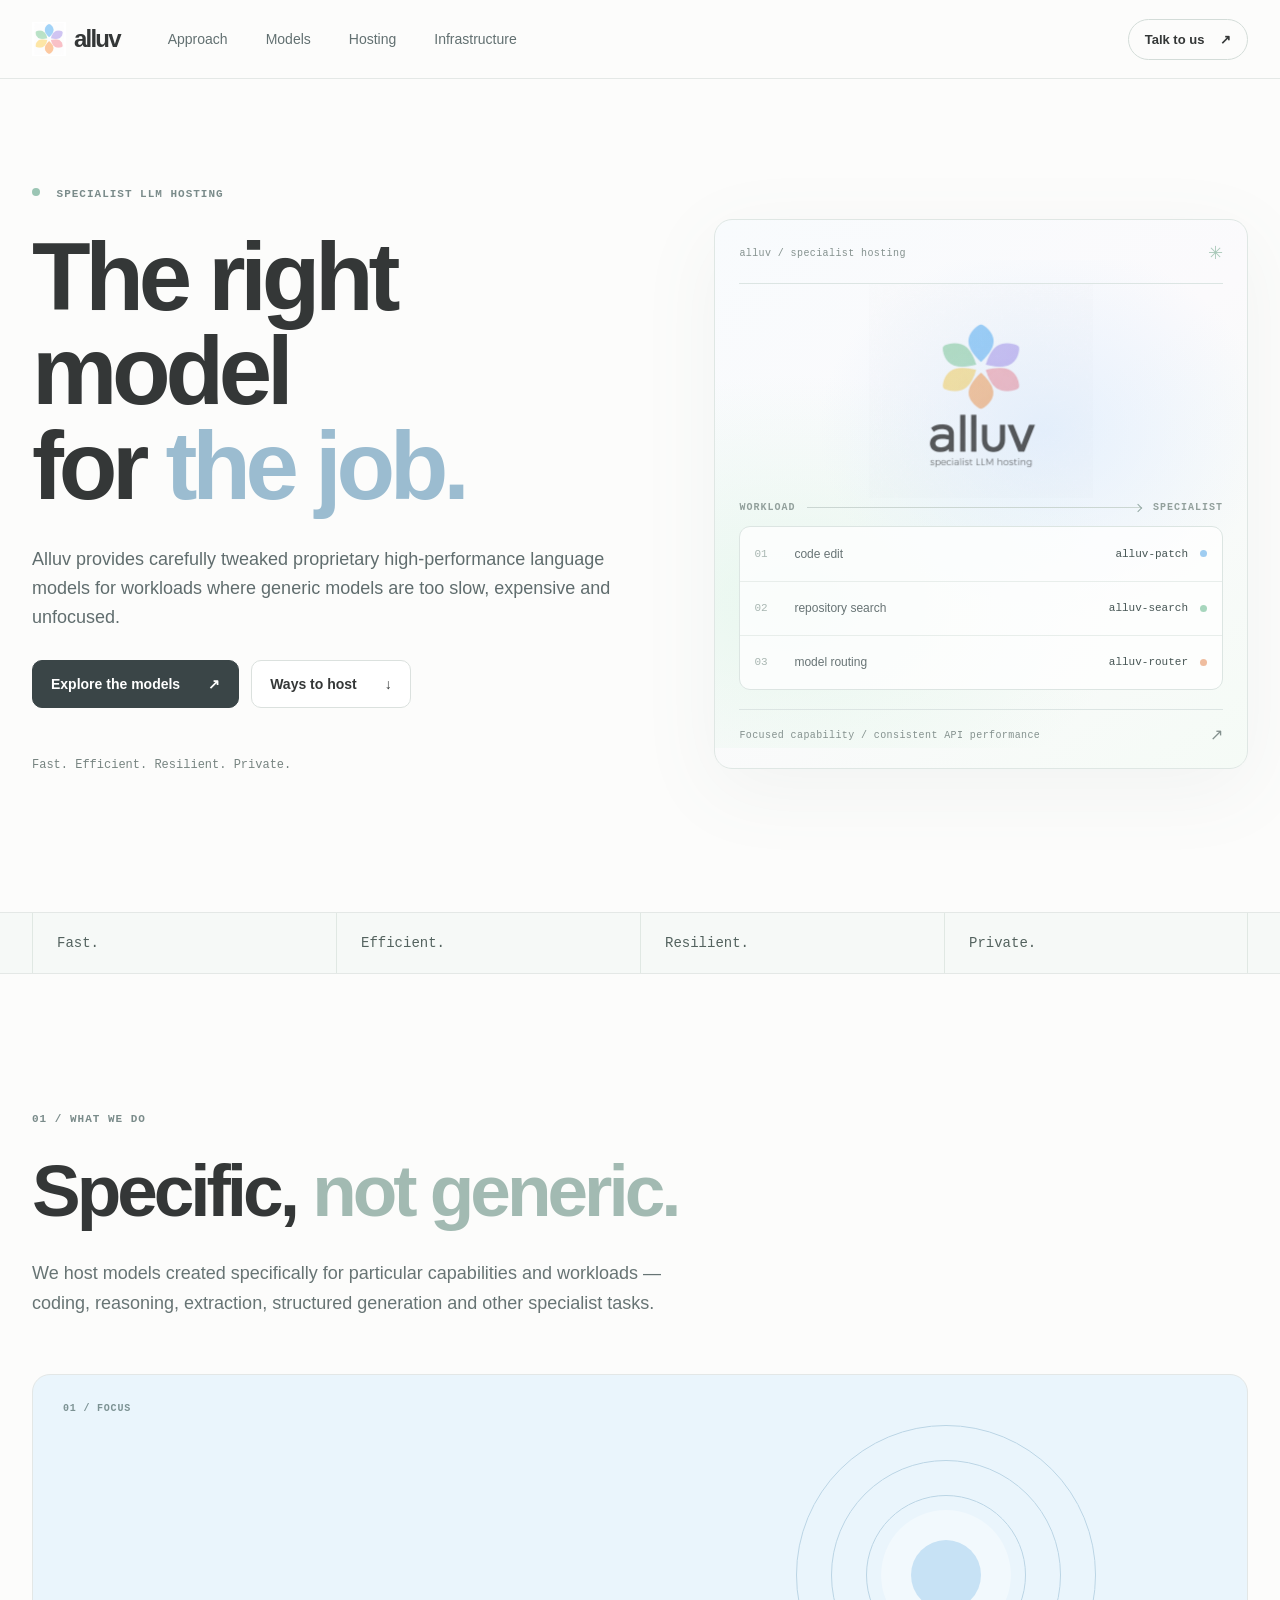
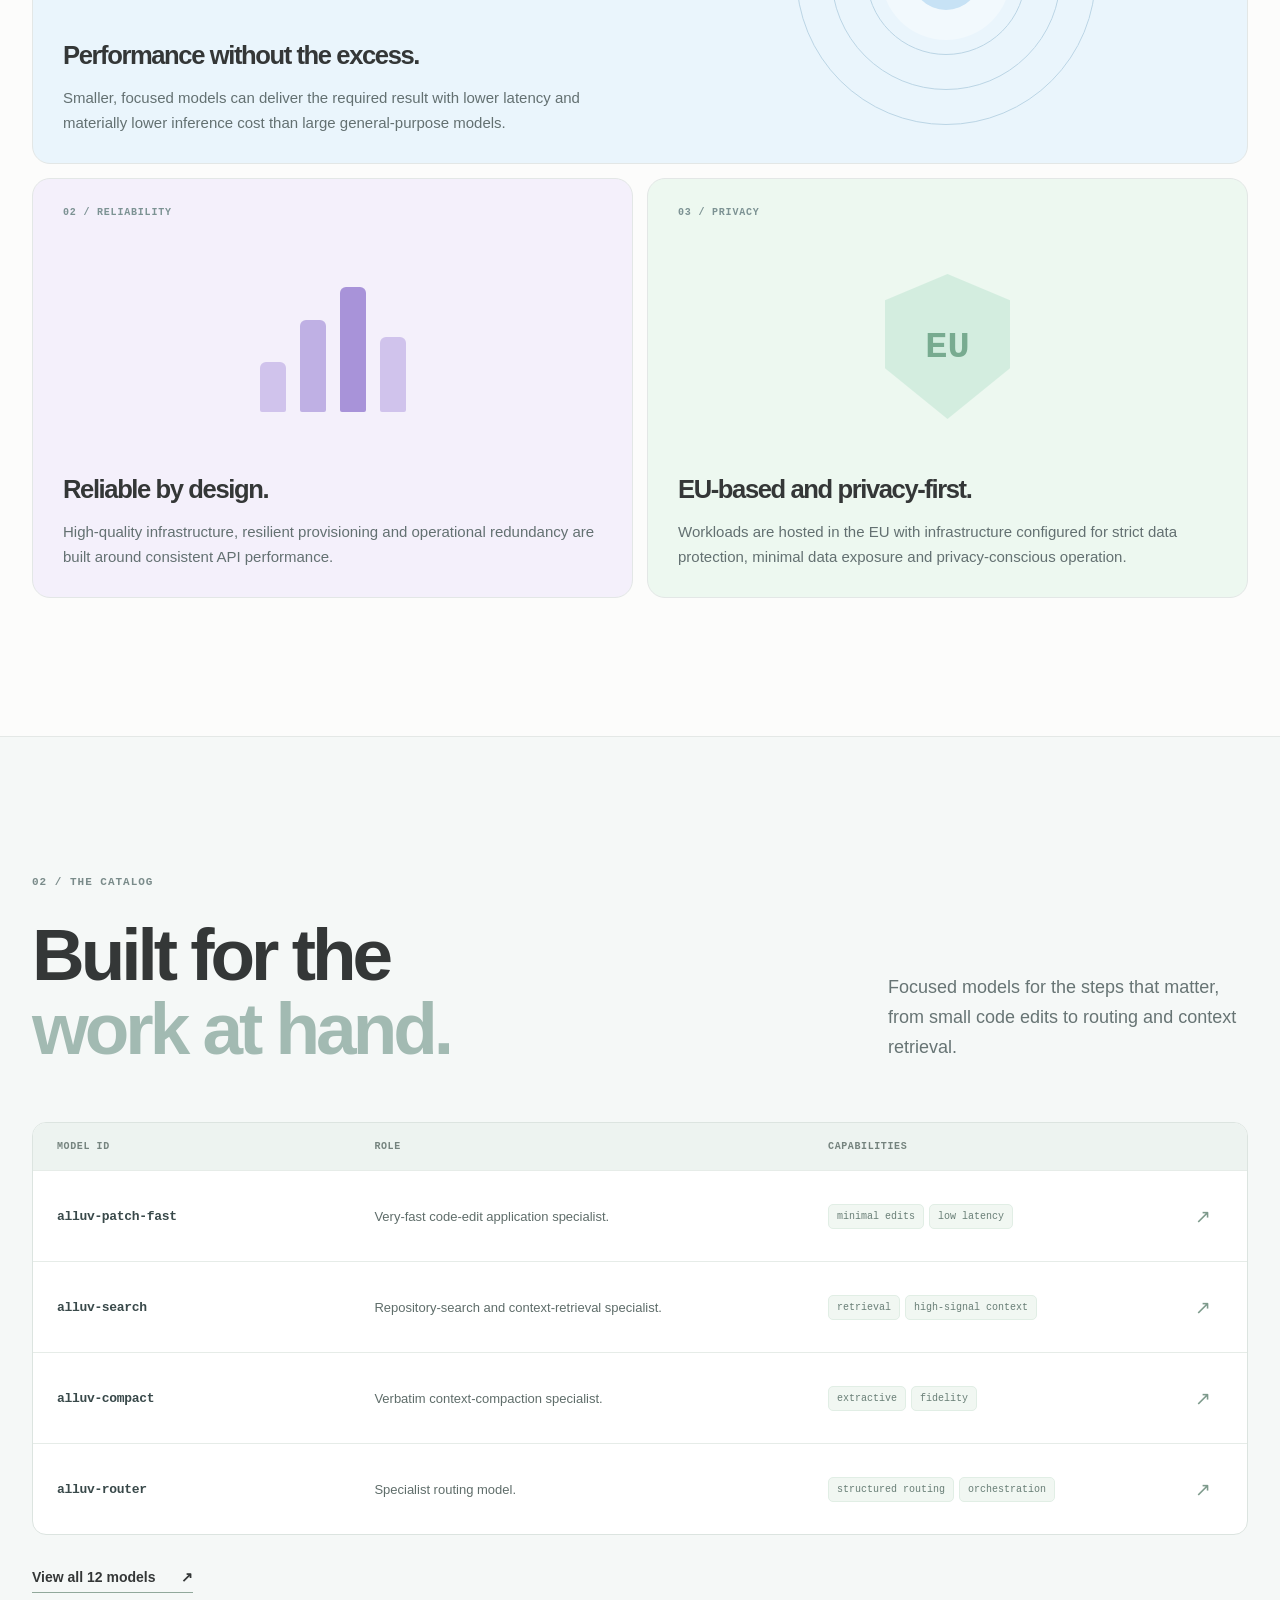
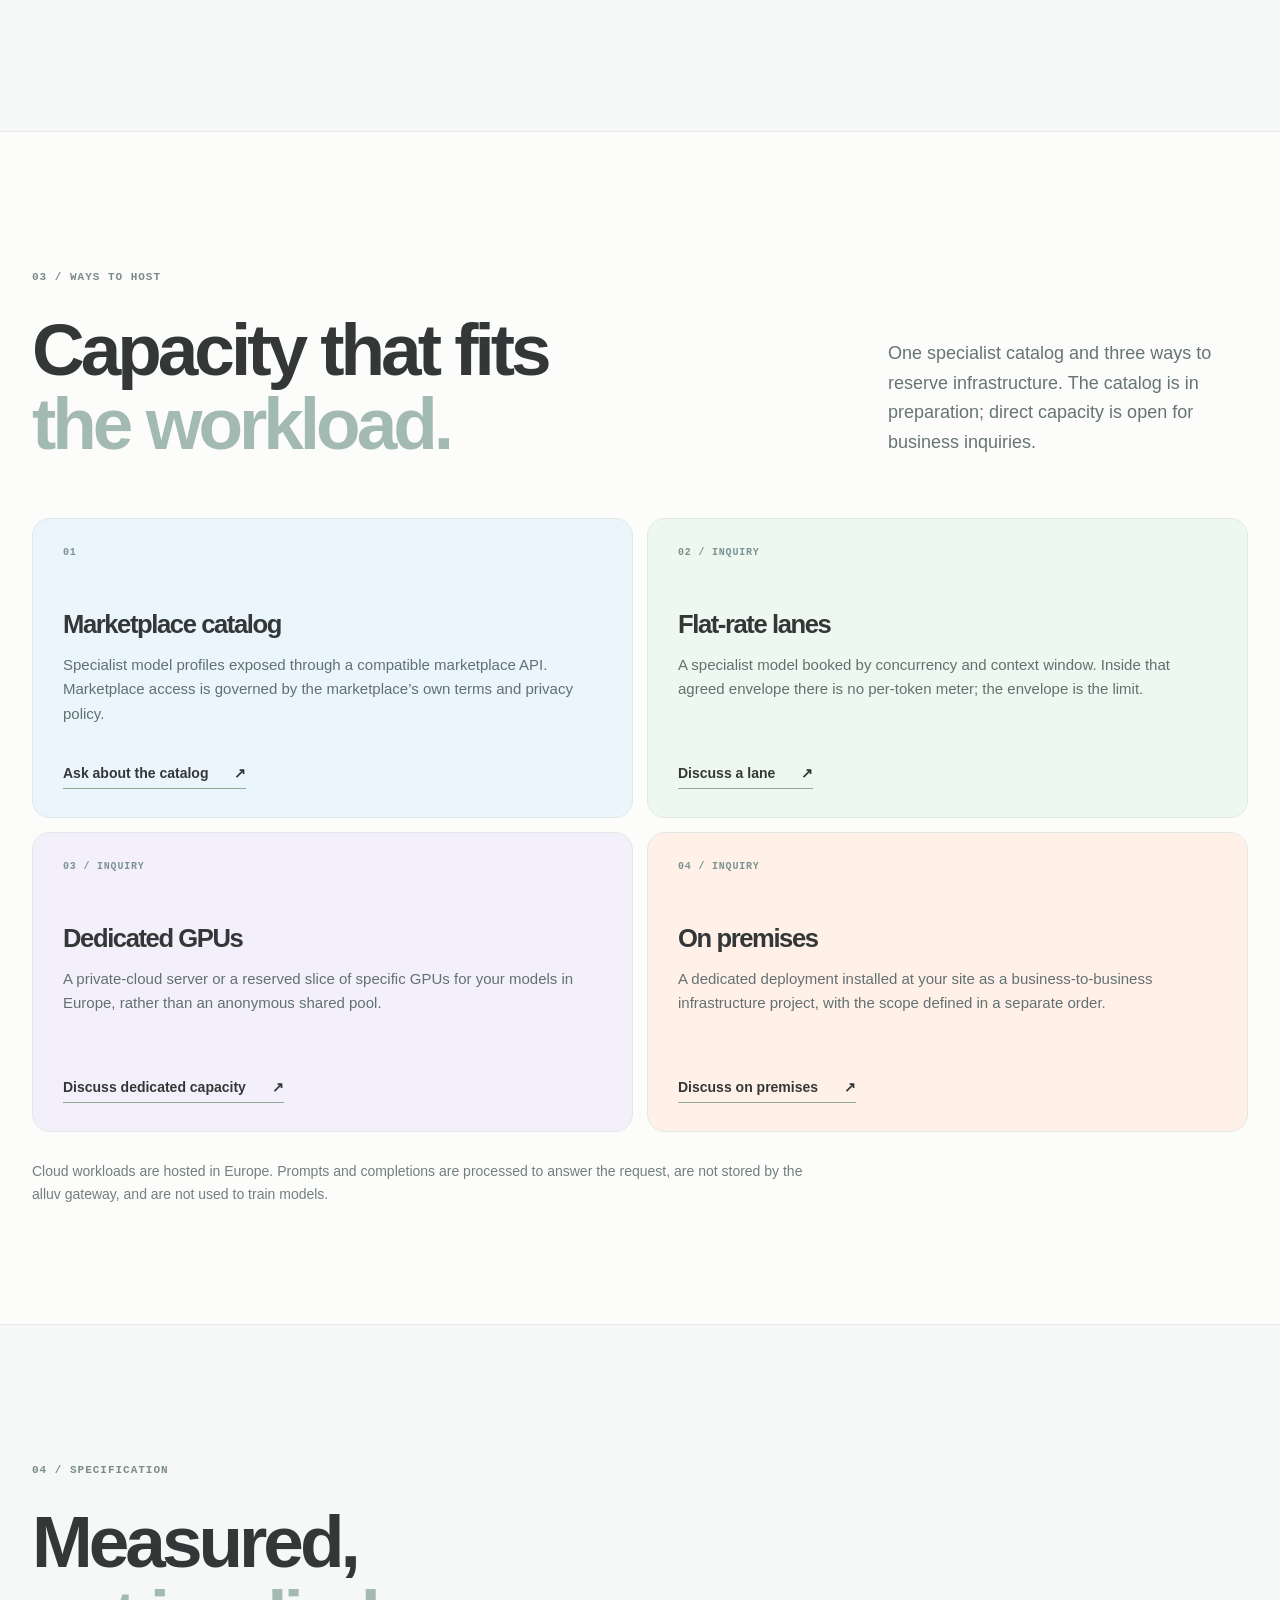
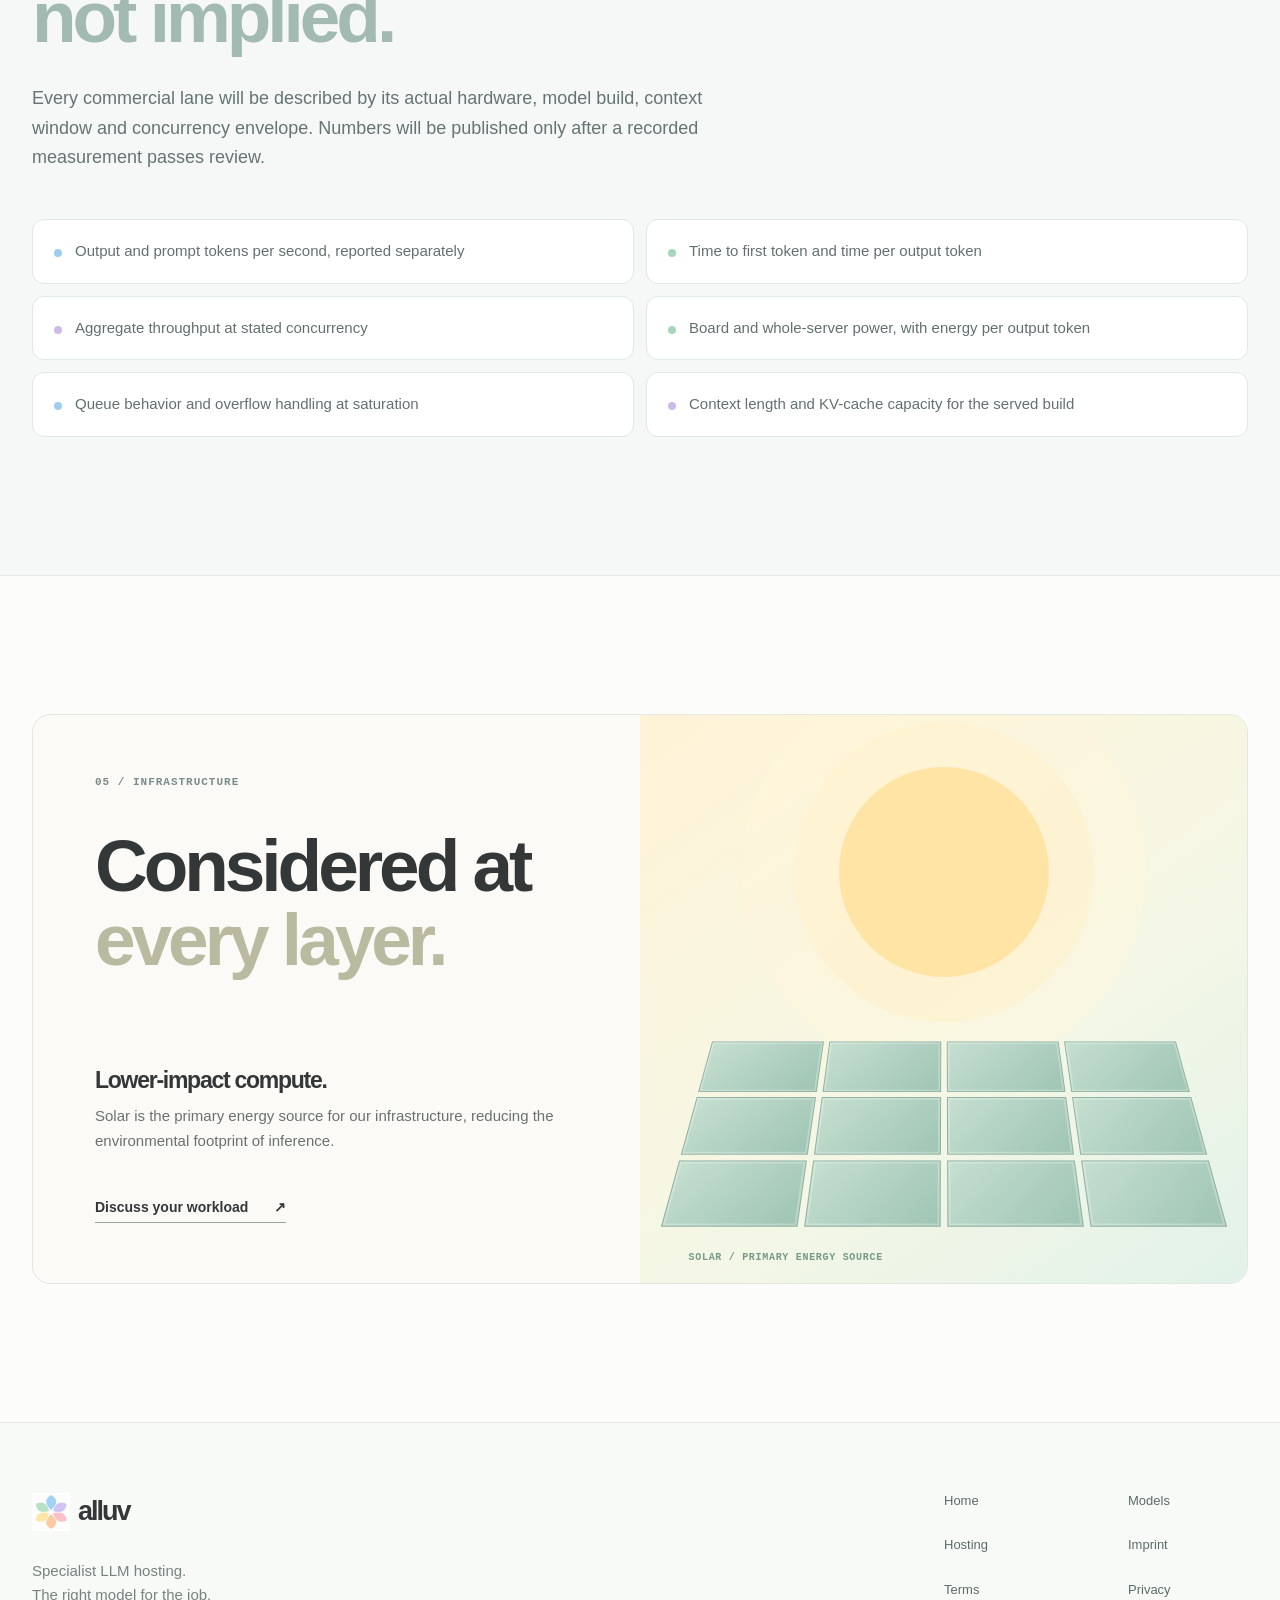
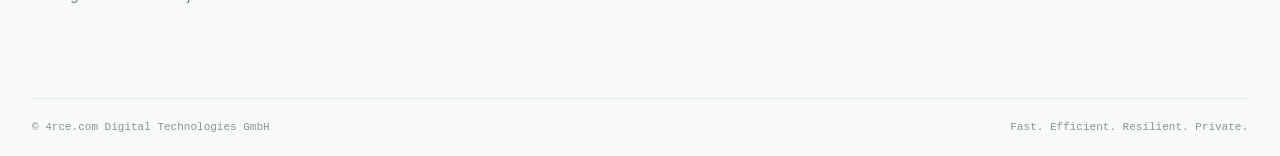
<file: index.html>
<!doctype html>
<html lang="en">
<head>
  <meta charset="utf-8">
  <meta name="viewport" content="width=device-width, initial-scale=1">
  <meta name="theme-color" content="#fcfcfb">
  <meta name="description" content="Alluv provides carefully tweaked proprietary high-performance language models and dedicated hosting for specialist workloads.">
  <meta name="robots" content="noindex,nofollow">
  <link rel="canonical" href="https://alluv.ai/">
  <meta property="og:type" content="website">
  <meta property="og:title" content="alluv — The right model for the job.">
  <meta property="og:description" content="Specialist language models, reserved capacity, dedicated GPUs and on-premises deployments.">
  <meta property="og:url" content="https://alluv.ai/">
  <meta property="og:image" content="https://alluv.ai/assets/alluv-logo.png">
  <title>alluv — The right model for the job.</title>
  <link rel="icon" href="/assets/alluv-mark.png" type="image/png">
  <link rel="stylesheet" href="/site.css?v=3">
</head>
<body>
  <a class="skip-link" href="#main">Skip to content</a>
  <header class="site-header">
    <div class="container header-inner">
      <a class="brand" href="/" aria-label="alluv home"><img src="/assets/alluv-mark.png" alt="" width="34" height="34"><span>alluv</span></a>
      <nav class="desktop-nav" aria-label="Primary"><a href="#approach">Approach</a><a href="/models/">Models</a><a href="#hosting">Hosting</a><a href="#infrastructure">Infrastructure</a></nav>
      <a class="header-link" href="mailto:info@alluv.ai?subject=alluv%20inquiry">Talk to us <span aria-hidden="true">↗</span></a>
      <details class="mobile-nav"><summary aria-label="Open navigation"><span></span><span></span></summary><nav aria-label="Mobile"><a href="#approach">Approach</a><a href="/models/">Models</a><a href="#hosting">Hosting</a><a href="#infrastructure">Infrastructure</a></nav></details>
    </div>
  </header>

  <main id="main">
    <section class="hero container" aria-labelledby="hero-title">
      <div class="hero-copy">
        <p class="eyebrow"><span class="status-dot"></span> SPECIALIST LLM HOSTING</p>
        <h1 id="hero-title">The right model<br>for <em>the job.</em></h1>
        <p class="hero-description">Alluv provides carefully tweaked proprietary high-performance language models for workloads where generic models are too slow, expensive and unfocused.</p>
        <div class="hero-actions"><a class="button button-primary" href="/models/">Explore the models <span aria-hidden="true">↗</span></a><a class="button button-quiet" href="#hosting">Ways to host <span aria-hidden="true">↓</span></a></div>
        <p class="hero-footnote">Fast. Efficient. Resilient. Private.</p>
      </div>
      <div class="hero-art" aria-label="Alluv specialist model selection illustration">
        <div class="art-topline"><span>alluv / specialist hosting</span><span class="art-sparkle" aria-hidden="true">✳</span></div>
        <div class="art-brand"><img src="/assets/alluv-logo.png" alt="alluv — specialist LLM hosting" width="230" height="230"></div>
        <div class="art-flow"><span class="flow-label">WORKLOAD</span><div class="flow-connector" aria-hidden="true"></div><span class="flow-label">SPECIALIST</span></div>
        <div class="art-rows" aria-hidden="true"><div><span class="art-index">01</span><span>code edit</span><code>alluv-patch</code><i class="tone-blue"></i></div><div><span class="art-index">02</span><span>repository search</span><code>alluv-search</code><i class="tone-mint"></i></div><div><span class="art-index">03</span><span>model routing</span><code>alluv-router</code><i class="tone-peach"></i></div></div>
        <div class="art-bottomline"><span>Focused capability / consistent API performance</span><span>↗</span></div>
      </div>
    </section>

    <div class="values-strip" aria-label="Alluv principles"><div class="container values-inner"><span>Fast.</span><span>Efficient.</span><span>Resilient.</span><span>Private.</span></div></div>

    <section class="section approach-section container" id="approach" aria-labelledby="approach-title">
      <div class="section-heading"><p class="eyebrow">01 / WHAT WE DO</p><h2 id="approach-title">Specific, <em>not generic.</em></h2><p>We host models created specifically for particular capabilities and workloads — coding, reasoning, extraction, structured generation and other specialist tasks.</p></div>
      <div class="approach-grid">
        <article class="feature feature-wide feature-blue"><span class="feature-number">01 / FOCUS</span><div class="feature-glyph" aria-hidden="true"><span class="glyph-center"></span><span class="glyph-ring ring-one"></span><span class="glyph-ring ring-two"></span><span class="glyph-ring ring-three"></span></div><div><h3>Performance without the excess.</h3><p>Smaller, focused models can deliver the required result with lower latency and materially lower inference cost than large general-purpose models.</p></div></article>
        <article class="feature feature-lavender"><span class="feature-number">02 / RELIABILITY</span><div class="feature-mini-art bars-art" aria-hidden="true"><i></i><i></i><i></i><i></i></div><div><h3>Reliable by design.</h3><p>High-quality infrastructure, resilient provisioning and operational redundancy are built around consistent API performance.</p></div></article>
        <article class="feature feature-mint"><span class="feature-number">03 / PRIVACY</span><div class="feature-mini-art shield-art" aria-hidden="true"><span>EU</span></div><div><h3>EU-based and privacy-first.</h3><p>Workloads are hosted in the EU with infrastructure configured for strict data protection, minimal data exposure and privacy-conscious operation.</p></div></article>
      </div>
    </section>

    <section class="section model-preview" aria-labelledby="model-preview-title"><div class="container">
      <div class="section-heading split-heading"><div><p class="eyebrow">02 / THE CATALOG</p><h2 id="model-preview-title">Built for the<br><em>work at hand.</em></h2></div><p>Focused models for the steps that matter, from small code edits to routing and context retrieval.</p></div>
      <div class="model-table preview-table" role="list" aria-label="Representative models">
        <div class="table-head" aria-hidden="true"><span>MODEL ID</span><span>ROLE</span><span>CAPABILITIES</span><span></span></div>
        <a class="model-row" role="listitem" href="/models/#alluv-patch-fast"><code>alluv-patch-fast</code><span>Very-fast code-edit application specialist.</span><span class="tags"><small>minimal edits</small><small>low latency</small></span><b aria-hidden="true">↗</b></a>
        <a class="model-row" role="listitem" href="/models/#alluv-search"><code>alluv-search</code><span>Repository-search and context-retrieval specialist.</span><span class="tags"><small>retrieval</small><small>high-signal context</small></span><b aria-hidden="true">↗</b></a>
        <a class="model-row" role="listitem" href="/models/#alluv-compact"><code>alluv-compact</code><span>Verbatim context-compaction specialist.</span><span class="tags"><small>extractive</small><small>fidelity</small></span><b aria-hidden="true">↗</b></a>
        <a class="model-row" role="listitem" href="/models/#alluv-router"><code>alluv-router</code><span>Specialist routing model.</span><span class="tags"><small>structured routing</small><small>orchestration</small></span><b aria-hidden="true">↗</b></a>
      </div>
      <a class="text-link catalog-link" href="/models/">View all 12 models <span aria-hidden="true">↗</span></a>
    </div></section>

    <section class="section hosting-section container" id="hosting" aria-labelledby="hosting-title">
      <div class="section-heading split-heading"><div><p class="eyebrow">03 / WAYS TO HOST</p><h2 id="hosting-title">Capacity that fits<br><em>the workload.</em></h2></div><p>One specialist catalog and three ways to reserve infrastructure. The catalog is in preparation; direct capacity is open for business inquiries.</p></div>
      <div class="hosting-grid">
        <article class="hosting-card tone-card-blue"><span class="feature-number">01</span><h3>Marketplace catalog</h3><p>Specialist model profiles exposed through a compatible marketplace API. Marketplace access is governed by the marketplace’s own terms and privacy policy.</p><a class="text-link" href="mailto:info@alluv.ai?subject=Marketplace%20catalog">Ask about the catalog <span aria-hidden="true">↗</span></a></article>
        <article class="hosting-card tone-card-mint"><span class="feature-number">02 / INQUIRY</span><h3>Flat-rate lanes</h3><p>A specialist model booked by concurrency and context window. Inside that agreed envelope there is no per-token meter; the envelope is the limit.</p><a class="text-link" href="mailto:info@alluv.ai?subject=Flat-rate%20lane">Discuss a lane <span aria-hidden="true">↗</span></a></article>
        <article class="hosting-card tone-card-lavender"><span class="feature-number">03 / INQUIRY</span><h3>Dedicated GPUs</h3><p>A private-cloud server or a reserved slice of specific GPUs for your models in Europe, rather than an anonymous shared pool.</p><a class="text-link" href="mailto:info@alluv.ai?subject=Dedicated%20GPUs">Discuss dedicated capacity <span aria-hidden="true">↗</span></a></article>
        <article class="hosting-card tone-card-peach"><span class="feature-number">04 / INQUIRY</span><h3>On premises</h3><p>A dedicated deployment installed at your site as a business-to-business infrastructure project, with the scope defined in a separate order.</p><a class="text-link" href="mailto:info@alluv.ai?subject=On-premises%20alluv">Discuss on premises <span aria-hidden="true">↗</span></a></article>
      </div>
      <p class="section-note">Cloud workloads are hosted in Europe. Prompts and completions are processed to answer the request, are not stored by the alluv gateway, and are not used to train models.</p>
    </section>

    <section class="section specification-section" id="specification" aria-labelledby="specification-title"><div class="container">
      <div class="section-heading"><p class="eyebrow">04 / SPECIFICATION</p><h2 id="specification-title">Measured,<br><em>not implied.</em></h2><p>Every commercial lane will be described by its actual hardware, model build, context window and concurrency envelope. Numbers will be published only after a recorded measurement passes review.</p></div>
      <ul class="spec-grid"><li>Output and prompt tokens per second, reported separately</li><li>Time to first token and time per output token</li><li>Aggregate throughput at stated concurrency</li><li>Board and whole-server power, with energy per output token</li><li>Queue behavior and overflow handling at saturation</li><li>Context length and KV-cache capacity for the served build</li></ul>
    </div></section>

    <section class="section infrastructure-section container" id="infrastructure" aria-labelledby="infra-title"><div class="infra-card"><div class="infra-copy"><p class="eyebrow">05 / INFRASTRUCTURE</p><h2 id="infra-title">Considered at<br><em>every layer.</em></h2><h3>Lower-impact compute.</h3><p>Solar is the primary energy source for our infrastructure, reducing the environmental footprint of inference.</p><a class="text-link" href="mailto:info@alluv.ai?subject=alluv%20infrastructure">Discuss your workload <span aria-hidden="true">↗</span></a></div><div class="infra-visual" aria-hidden="true"><div class="sun-disc"></div><div class="solar-grid"><i></i><i></i><i></i><i></i><i></i><i></i><i></i><i></i><i></i><i></i><i></i><i></i></div><span class="solar-caption">SOLAR / PRIMARY ENERGY SOURCE</span></div></div></section>
  </main>

  <footer class="site-footer"><div class="container footer-main"><div><a class="brand footer-brand" href="/"><img src="/assets/alluv-mark.png" alt="" width="38" height="38"><span>alluv</span></a><p>Specialist LLM hosting.<br>The right model for the job.</p></div><nav aria-label="Footer"><a href="/">Home</a><a href="/models/">Models</a><a href="/#hosting">Hosting</a><a href="/imprint.html">Imprint</a><a href="/terms.html">Terms</a><a href="/privacy.html">Privacy</a></nav></div><div class="container footer-bottom"><span>© 4rce.com Digital Technologies GmbH</span><span>Fast. Efficient. Resilient. Private.</span></div></footer>
</body>
</html>
</file>
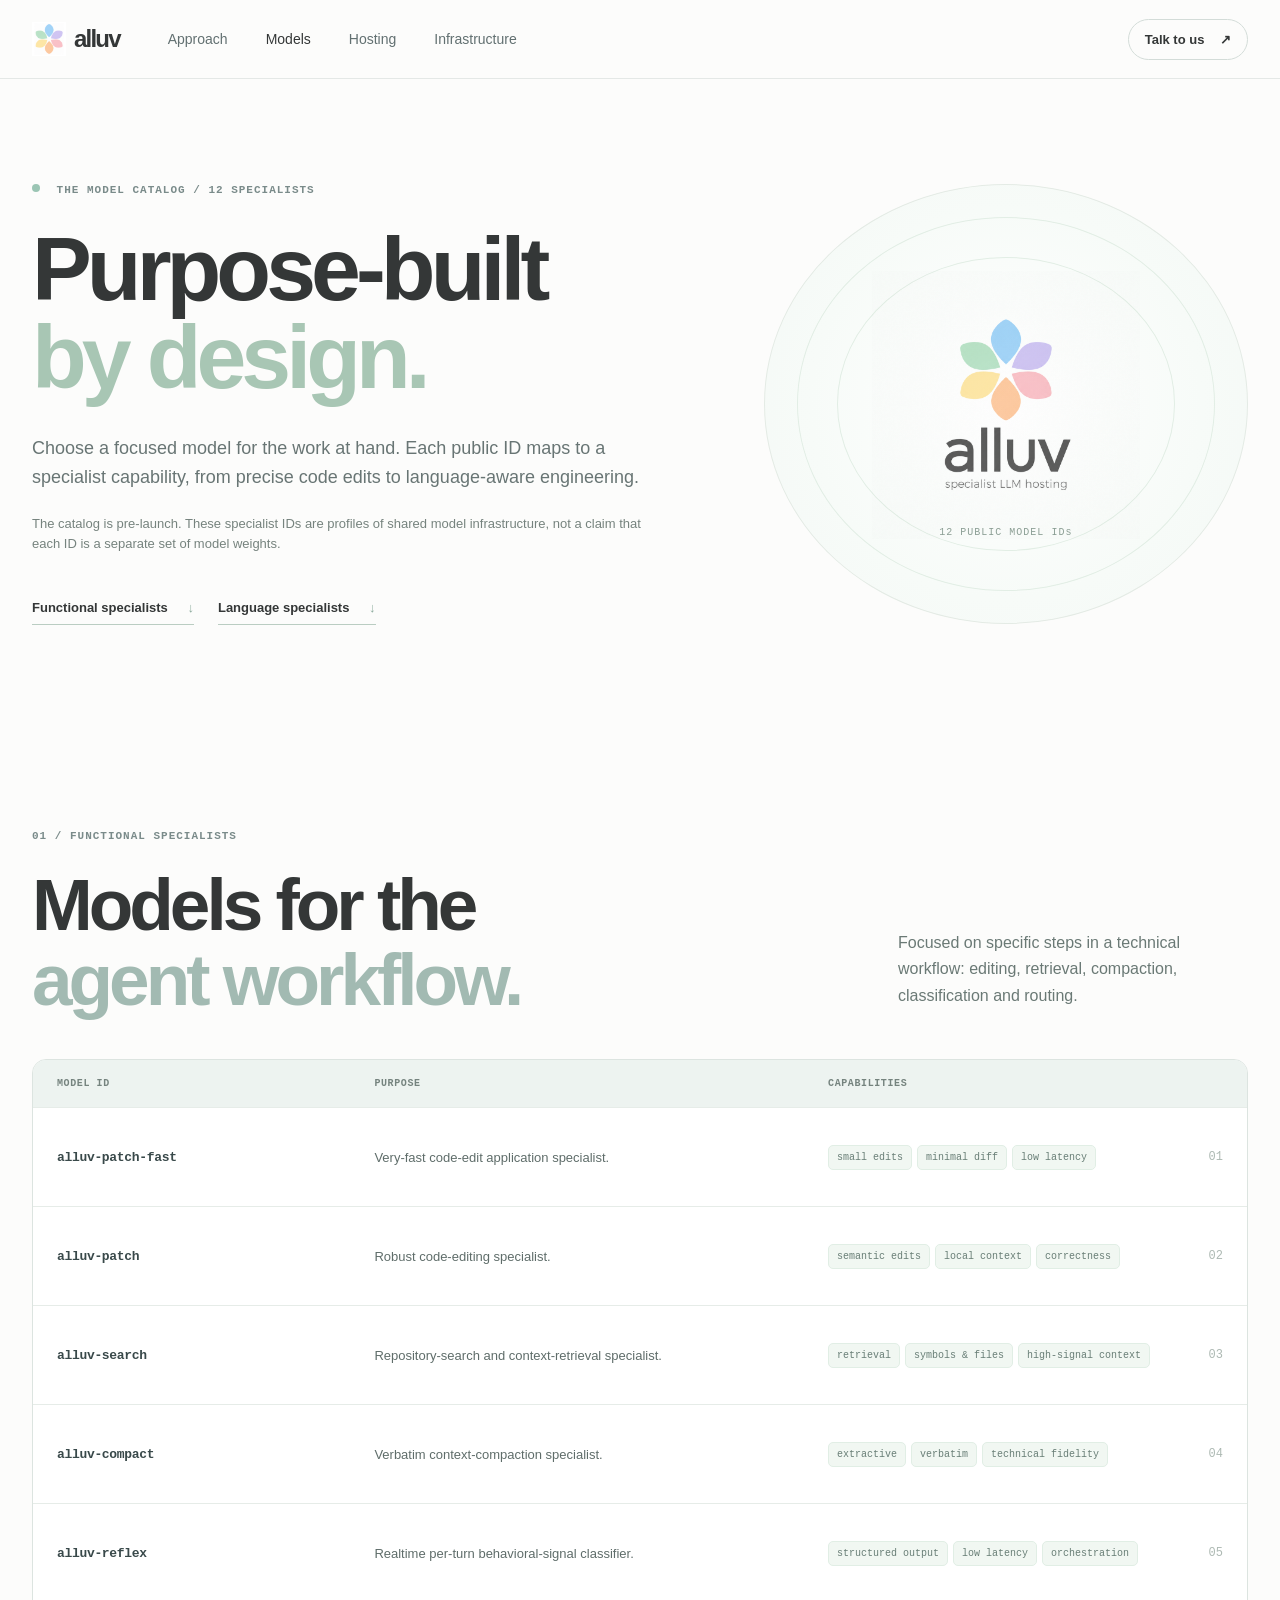
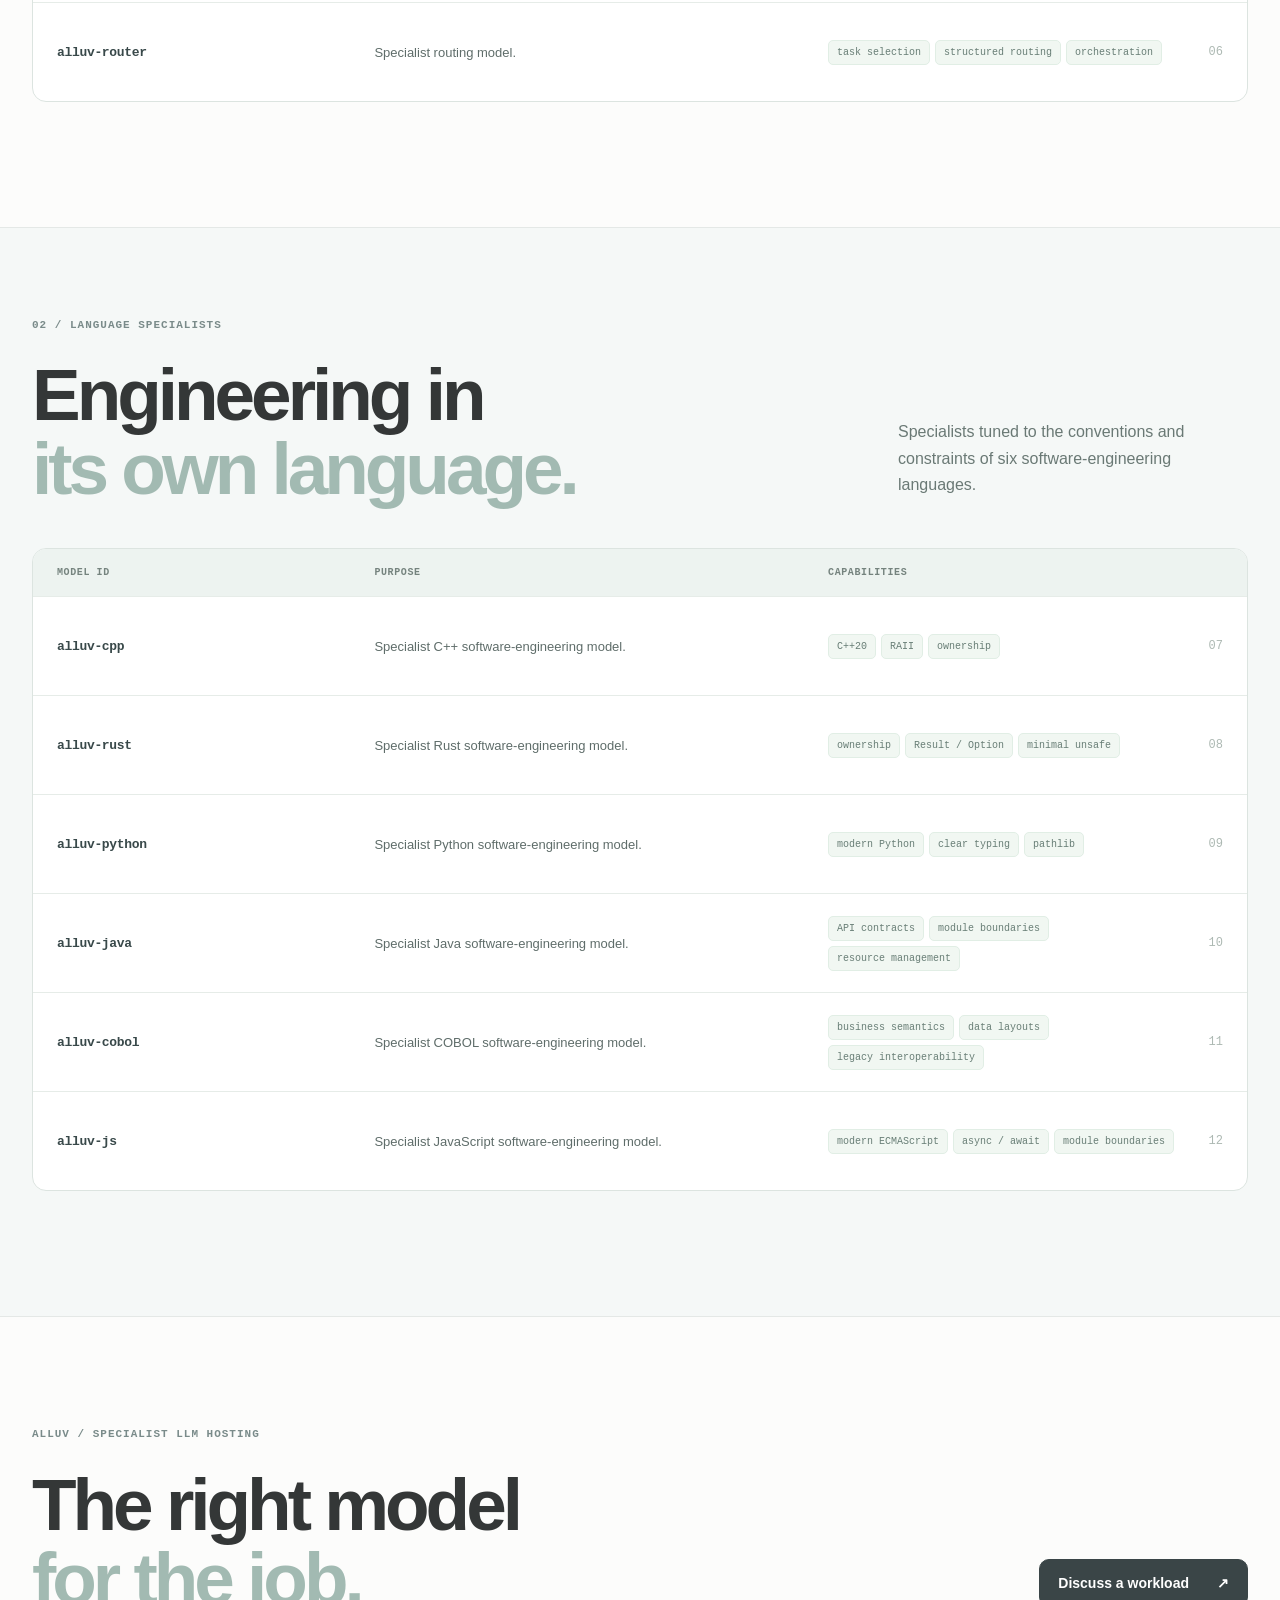
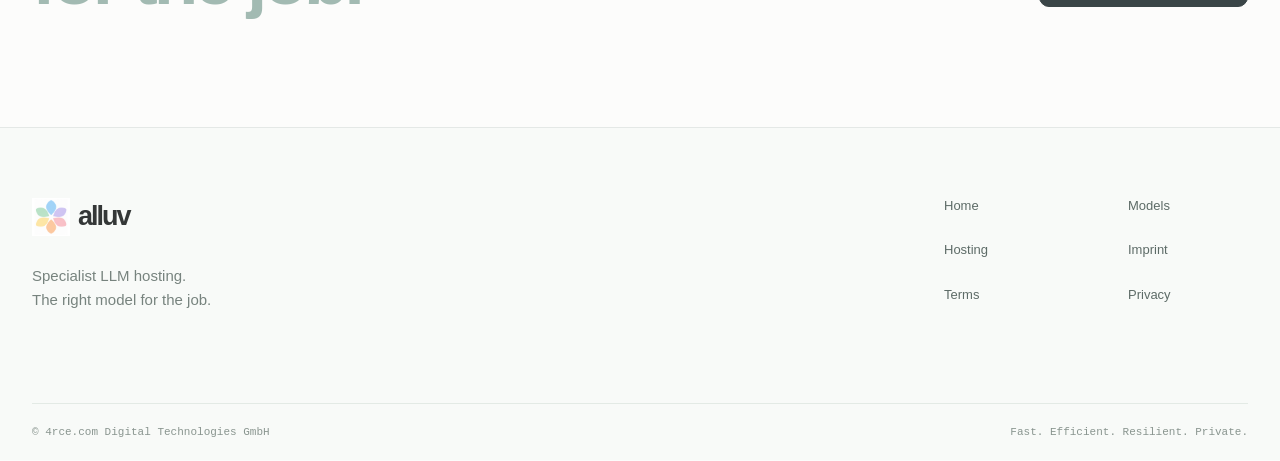
<file: models/index.html>
<!doctype html>
<html lang="en">
<head>
  <meta charset="utf-8">
  <meta name="viewport" content="width=device-width, initial-scale=1">
  <meta name="theme-color" content="#fcfcfb">
  <meta name="description" content="Explore Alluv's functional and language specialist models.">
  <meta name="robots" content="noindex,nofollow">
  <link rel="canonical" href="https://alluv.ai/models/">
  <title>Models · alluv</title>
  <link rel="icon" href="/assets/alluv-mark.png" type="image/png">
  <link rel="stylesheet" href="/site.css?v=3">
</head>
<body>
  <a class="skip-link" href="#main">Skip to content</a>
  <header class="site-header"><div class="container header-inner"><a class="brand" href="/" aria-label="alluv home"><img src="/assets/alluv-mark.png" alt="" width="34" height="34"><span>alluv</span></a><nav class="desktop-nav" aria-label="Primary"><a href="/#approach">Approach</a><a href="/models/" aria-current="page">Models</a><a href="/#hosting">Hosting</a><a href="/#infrastructure">Infrastructure</a></nav><a class="header-link" href="mailto:info@4rce.com?subject=alluv%20model%20inquiry">Talk to us <span aria-hidden="true">↗</span></a><details class="mobile-nav"><summary aria-label="Open navigation"><span></span><span></span></summary><nav aria-label="Mobile"><a href="/">Home</a><a href="/models/" aria-current="page">Models</a><a href="/#hosting">Hosting</a><a href="/#infrastructure">Infrastructure</a></nav></details></div></header>

  <main id="main">
    <section class="catalog-hero container"><div><p class="eyebrow"><span class="status-dot"></span> THE MODEL CATALOG / 12 SPECIALISTS</p><h1>Purpose-built<br><em>by design.</em></h1><p>Choose a focused model for the work at hand. Each public ID maps to a specialist capability, from precise code edits to language-aware engineering.</p><p class="catalog-disclosure">The catalog is pre-launch. These specialist IDs are profiles of shared model infrastructure, not a claim that each ID is a separate set of model weights.</p><div class="catalog-jump"><a href="#functional">Functional specialists <span aria-hidden="true">↓</span></a><a href="#language">Language specialists <span aria-hidden="true">↓</span></a></div></div><div class="catalog-hero-art" aria-hidden="true"><img src="/assets/alluv-logo.png" alt="" width="268" height="268"><span>12 PUBLIC MODEL IDs</span><div class="catalog-orbit orbit-a"></div><div class="catalog-orbit orbit-b"></div></div></section>

    <section class="catalog-section container" id="functional" aria-labelledby="functional-title"><div class="catalog-section-head"><div><p class="eyebrow">01 / FUNCTIONAL SPECIALISTS</p><h2 id="functional-title">Models for the<br><em>agent workflow.</em></h2></div><p>Focused on specific steps in a technical workflow: editing, retrieval, compaction, classification and routing.</p></div>
      <div class="model-table full-table" role="list" aria-label="Functional specialist models"><div class="table-head" aria-hidden="true"><span>MODEL ID</span><span>PURPOSE</span><span>CAPABILITIES</span><span></span></div>
        <div class="model-row" role="listitem" id="alluv-patch-fast"><code>alluv-patch-fast</code><span>Very-fast code-edit application specialist.</span><span class="tags"><small>small edits</small><small>minimal diff</small><small>low latency</small></span><span class="row-index">01</span></div>
        <div class="model-row" role="listitem" id="alluv-patch"><code>alluv-patch</code><span>Robust code-editing specialist.</span><span class="tags"><small>semantic edits</small><small>local context</small><small>correctness</small></span><span class="row-index">02</span></div>
        <div class="model-row" role="listitem" id="alluv-search"><code>alluv-search</code><span>Repository-search and context-retrieval specialist.</span><span class="tags"><small>retrieval</small><small>symbols &amp; files</small><small>high-signal context</small></span><span class="row-index">03</span></div>
        <div class="model-row" role="listitem" id="alluv-compact"><code>alluv-compact</code><span>Verbatim context-compaction specialist.</span><span class="tags"><small>extractive</small><small>verbatim</small><small>technical fidelity</small></span><span class="row-index">04</span></div>
        <div class="model-row" role="listitem" id="alluv-reflex"><code>alluv-reflex</code><span>Realtime per-turn behavioral-signal classifier.</span><span class="tags"><small>structured output</small><small>low latency</small><small>orchestration</small></span><span class="row-index">05</span></div>
        <div class="model-row" role="listitem" id="alluv-router"><code>alluv-router</code><span>Specialist routing model.</span><span class="tags"><small>task selection</small><small>structured routing</small><small>orchestration</small></span><span class="row-index">06</span></div>
      </div>
    </section>

    <section class="catalog-section language-section" id="language" aria-labelledby="language-title"><div class="container"><div class="catalog-section-head"><div><p class="eyebrow">02 / LANGUAGE SPECIALISTS</p><h2 id="language-title">Engineering in<br><em>its own language.</em></h2></div><p>Specialists tuned to the conventions and constraints of six software-engineering languages.</p></div>
      <div class="model-table full-table" role="list" aria-label="Language specialist models"><div class="table-head" aria-hidden="true"><span>MODEL ID</span><span>PURPOSE</span><span>CAPABILITIES</span><span></span></div>
        <div class="model-row" role="listitem" id="alluv-cpp"><code>alluv-cpp</code><span>Specialist C++ software-engineering model.</span><span class="tags"><small>C++20</small><small>RAII</small><small>ownership</small></span><span class="row-index">07</span></div>
        <div class="model-row" role="listitem" id="alluv-rust"><code>alluv-rust</code><span>Specialist Rust software-engineering model.</span><span class="tags"><small>ownership</small><small>Result / Option</small><small>minimal unsafe</small></span><span class="row-index">08</span></div>
        <div class="model-row" role="listitem" id="alluv-python"><code>alluv-python</code><span>Specialist Python software-engineering model.</span><span class="tags"><small>modern Python</small><small>clear typing</small><small>pathlib</small></span><span class="row-index">09</span></div>
        <div class="model-row" role="listitem" id="alluv-java"><code>alluv-java</code><span>Specialist Java software-engineering model.</span><span class="tags"><small>API contracts</small><small>module boundaries</small><small>resource management</small></span><span class="row-index">10</span></div>
        <div class="model-row" role="listitem" id="alluv-cobol"><code>alluv-cobol</code><span>Specialist COBOL software-engineering model.</span><span class="tags"><small>business semantics</small><small>data layouts</small><small>legacy interoperability</small></span><span class="row-index">11</span></div>
        <div class="model-row" role="listitem" id="alluv-js"><code>alluv-js</code><span>Specialist JavaScript software-engineering model.</span><span class="tags"><small>modern ECMAScript</small><small>async / await</small><small>module boundaries</small></span><span class="row-index">12</span></div>
      </div>
    </div></section>

    <section class="catalog-end container"><div><p class="eyebrow">ALLUV / SPECIALIST LLM HOSTING</p><h2>The right model<br><em>for the job.</em></h2></div><a class="button button-primary" href="mailto:info@4rce.com?subject=alluv%20model%20inquiry">Discuss a workload <span aria-hidden="true">↗</span></a></section>
  </main>

  <footer class="site-footer"><div class="container footer-main"><div><a class="brand footer-brand" href="/"><img src="/assets/alluv-mark.png" alt="" width="38" height="38"><span>alluv</span></a><p>Specialist LLM hosting.<br>The right model for the job.</p></div><nav aria-label="Footer"><a href="/">Home</a><a href="/models/">Models</a><a href="/#hosting">Hosting</a><a href="/imprint.html">Imprint</a><a href="/terms.html">Terms</a><a href="/privacy.html">Privacy</a></nav></div><div class="container footer-bottom"><span>© 4rce.com Digital Technologies GmbH</span><span>Fast. Efficient. Resilient. Private.</span></div></footer>
</body>
</html>
</file>
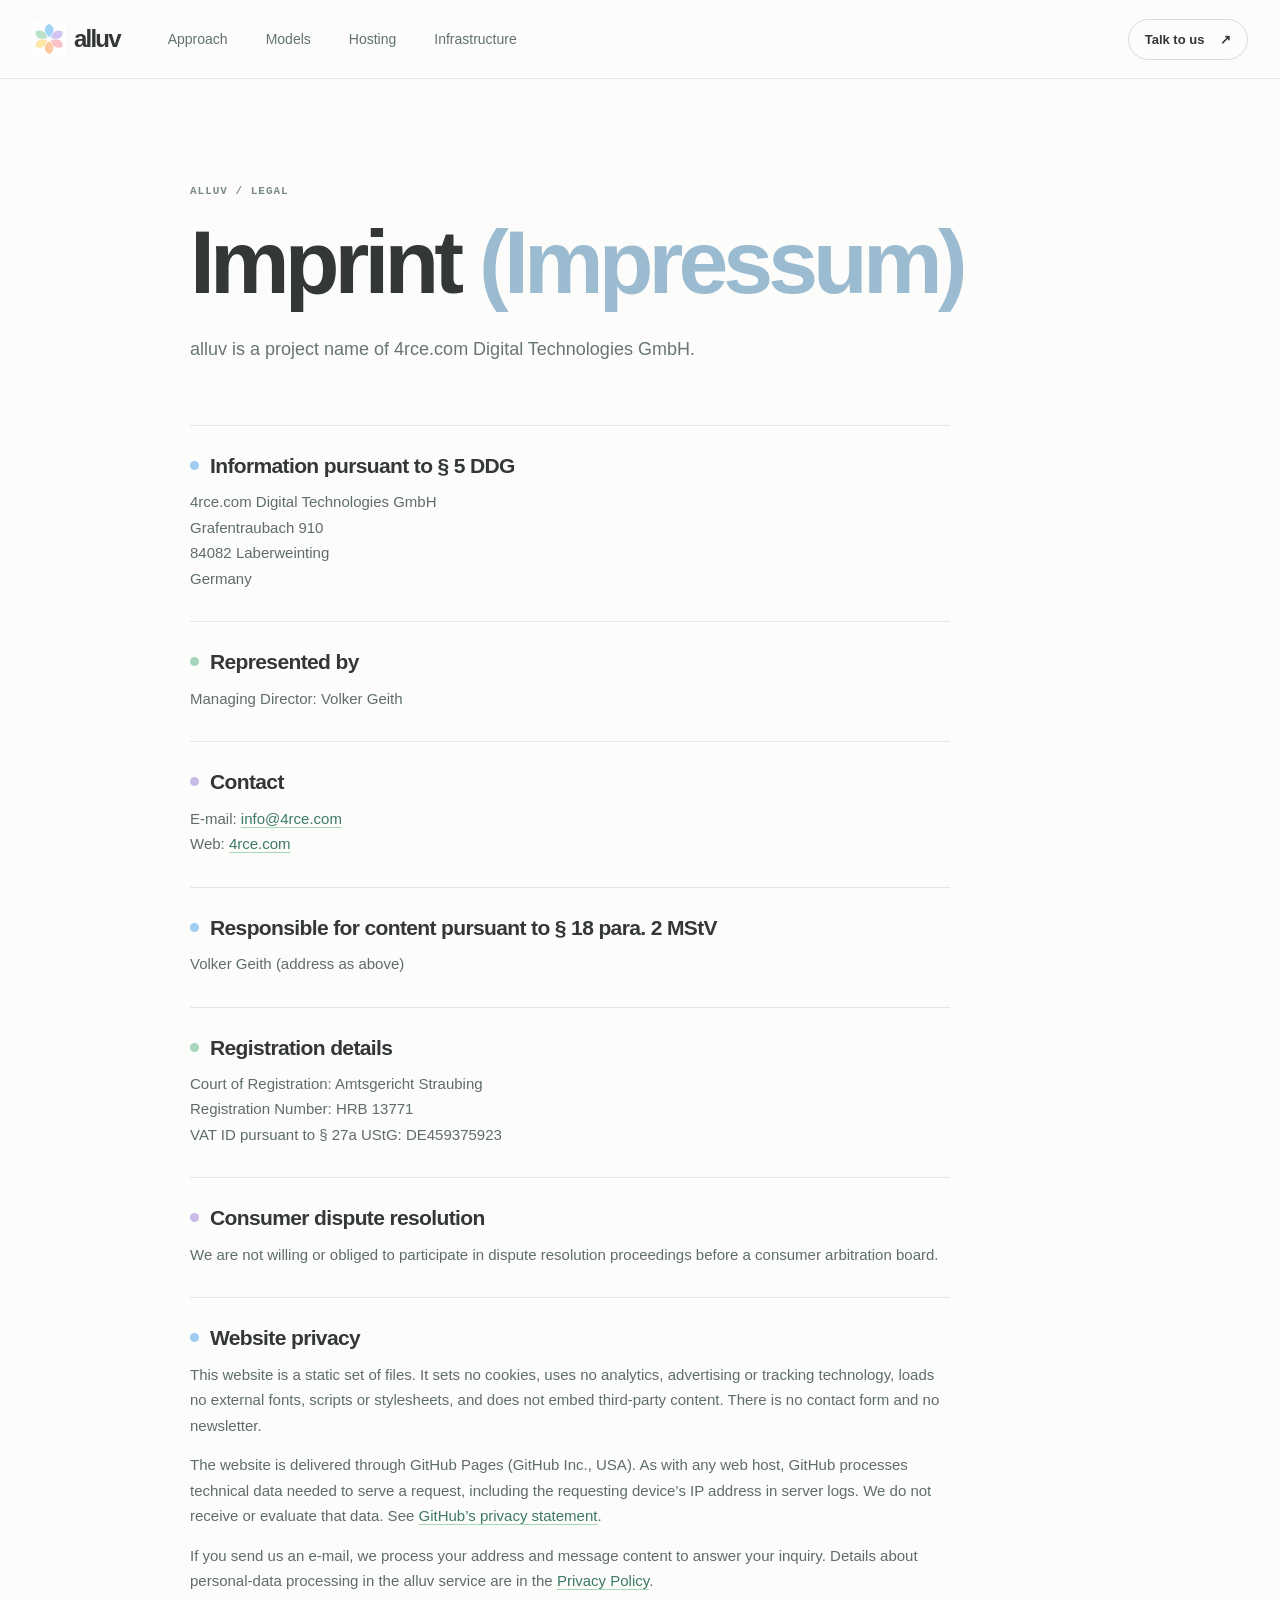
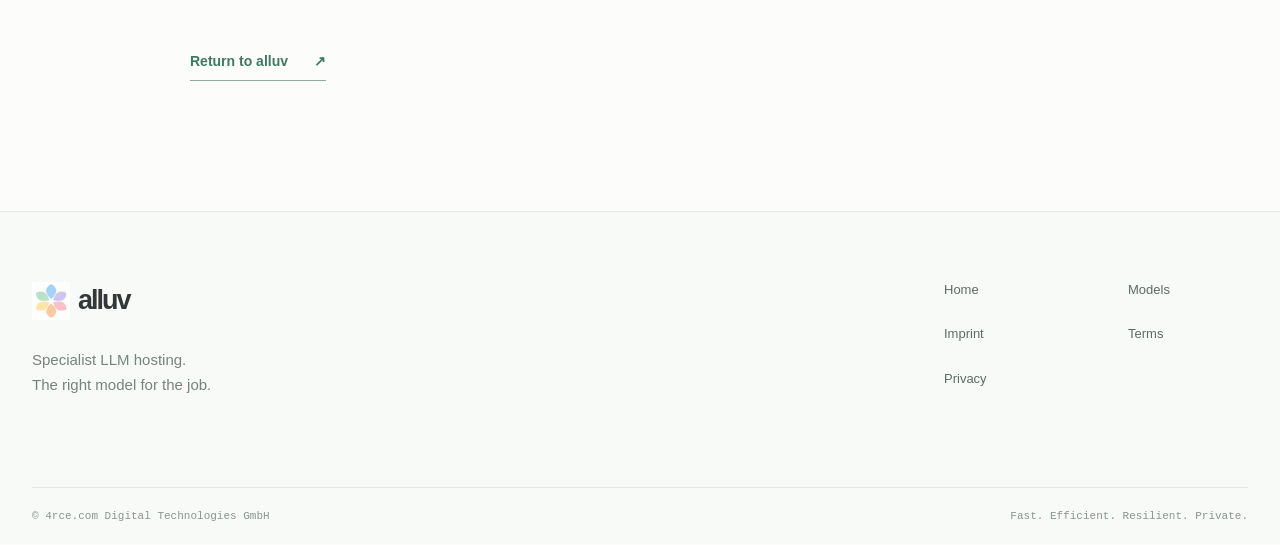
<file: imprint.html>
<!doctype html>
<html lang="en">
<head>
  <meta charset="utf-8">
  <meta name="viewport" content="width=device-width, initial-scale=1">
  <meta name="theme-color" content="#fcfcfb">
  <meta name="description" content="Imprint and legal disclosure for alluv, a project of 4rce.com Digital Technologies GmbH.">
  <meta name="robots" content="noindex,follow">
  <link rel="canonical" href="https://alluv.ai/imprint.html">
  <title>Imprint (Impressum) · alluv</title>
  <link rel="icon" href="/assets/alluv-mark.png" type="image/png">
  <link rel="stylesheet" href="/site.css?v=3">
</head>
<body>
  <a class="skip-link" href="#main">Skip to content</a>
  <header class="site-header"><div class="container header-inner"><a class="brand" href="/" aria-label="alluv home"><img src="/assets/alluv-mark.png" alt="" width="34" height="34"><span>alluv</span></a><nav class="desktop-nav" aria-label="Primary"><a href="/#approach">Approach</a><a href="/models/">Models</a><a href="/#hosting">Hosting</a><a href="/#infrastructure">Infrastructure</a></nav><a class="header-link" href="mailto:info@4rce.com?subject=alluv%20inquiry">Talk to us <span aria-hidden="true">↗</span></a></div></header>
  <main id="main" class="legal-page"><div class="container legal-content">
    <p class="eyebrow">ALLUV / LEGAL</p><h1>Imprint <em>(Impressum)</em></h1><p class="legal-intro">alluv is a project name of 4rce.com Digital Technologies GmbH.</p>
    <section class="legal-block"><h2>Information pursuant to § 5 DDG</h2><p>4rce.com Digital Technologies GmbH<br>Grafentraubach 910<br>84082 Laberweinting<br>Germany</p></section>
    <section class="legal-block"><h2>Represented by</h2><p>Managing Director: Volker Geith</p></section>
    <section class="legal-block"><h2>Contact</h2><p>E-mail: <a href="mailto:info@4rce.com">info@4rce.com</a><br>Web: <a href="https://4rce.com" rel="noopener">4rce.com</a></p></section>
    <section class="legal-block"><h2>Responsible for content pursuant to § 18 para. 2 MStV</h2><p>Volker Geith (address as above)</p></section>
    <section class="legal-block"><h2>Registration details</h2><p>Court of Registration: Amtsgericht Straubing<br>Registration Number: HRB 13771<br>VAT ID pursuant to § 27a UStG: DE459375923</p></section>
    <section class="legal-block"><h2>Consumer dispute resolution</h2><p>We are not willing or obliged to participate in dispute resolution proceedings before a consumer arbitration board.</p></section>
    <section class="legal-block"><h2>Website privacy</h2><p>This website is a static set of files. It sets no cookies, uses no analytics, advertising or tracking technology, loads no external fonts, scripts or stylesheets, and does not embed third-party content. There is no contact form and no newsletter.</p><p>The website is delivered through GitHub Pages (GitHub Inc., USA). As with any web host, GitHub processes technical data needed to serve a request, including the requesting device’s IP address in server logs. We do not receive or evaluate that data. See <a href="https://docs.github.com/en/site-policy/privacy-policies/github-general-privacy-statement" rel="noopener noreferrer">GitHub’s privacy statement</a>.</p><p>If you send us an e-mail, we process your address and message content to answer your inquiry. Details about personal-data processing in the alluv service are in the <a href="/privacy.html">Privacy Policy</a>.</p></section>
    <p class="legal-back"><a class="text-link" href="/">Return to alluv <span aria-hidden="true">↗</span></a></p>
  </div></main>
  <footer class="site-footer"><div class="container footer-main"><div><a class="brand footer-brand" href="/"><img src="/assets/alluv-mark.png" alt="" width="38" height="38"><span>alluv</span></a><p>Specialist LLM hosting.<br>The right model for the job.</p></div><nav aria-label="Footer"><a href="/">Home</a><a href="/models/">Models</a><a href="/imprint.html">Imprint</a><a href="/terms.html">Terms</a><a href="/privacy.html">Privacy</a></nav></div><div class="container footer-bottom"><span>© 4rce.com Digital Technologies GmbH</span><span>Fast. Efficient. Resilient. Private.</span></div></footer>
</body>
</html>
</file>
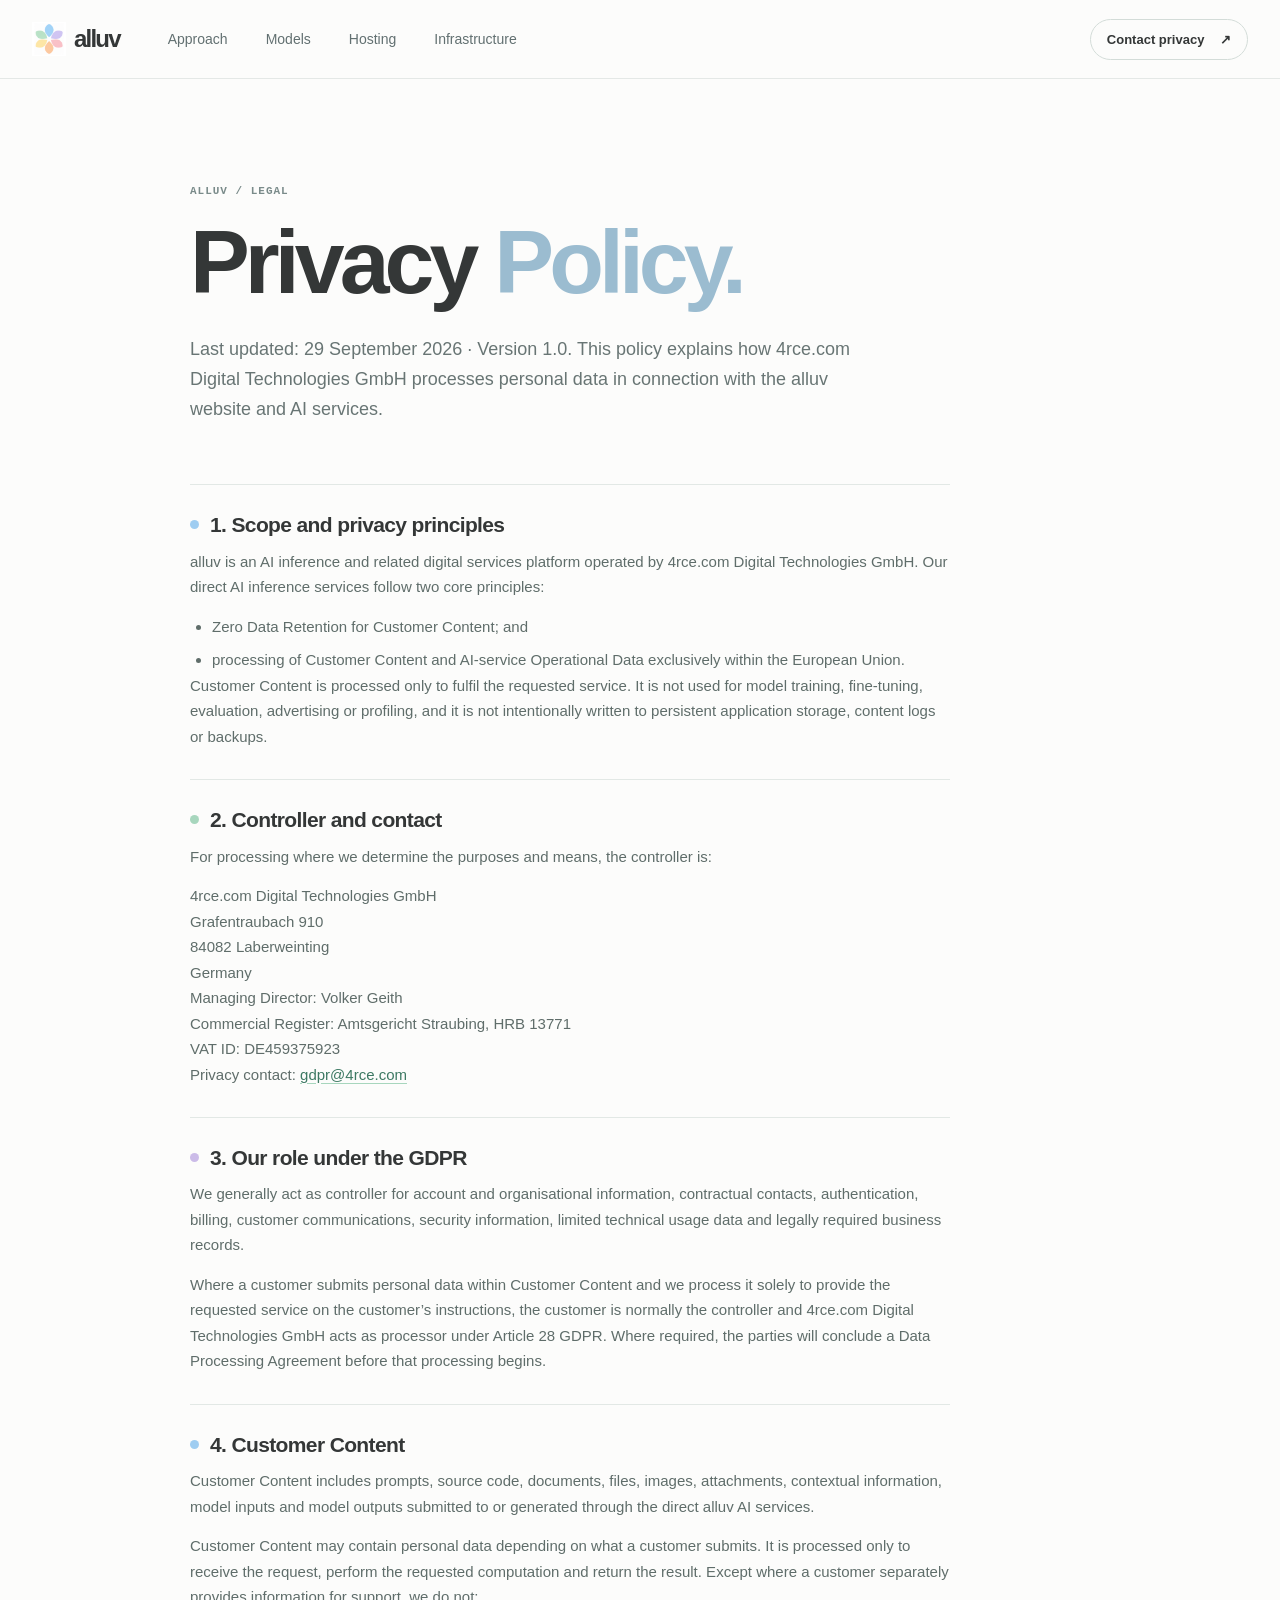
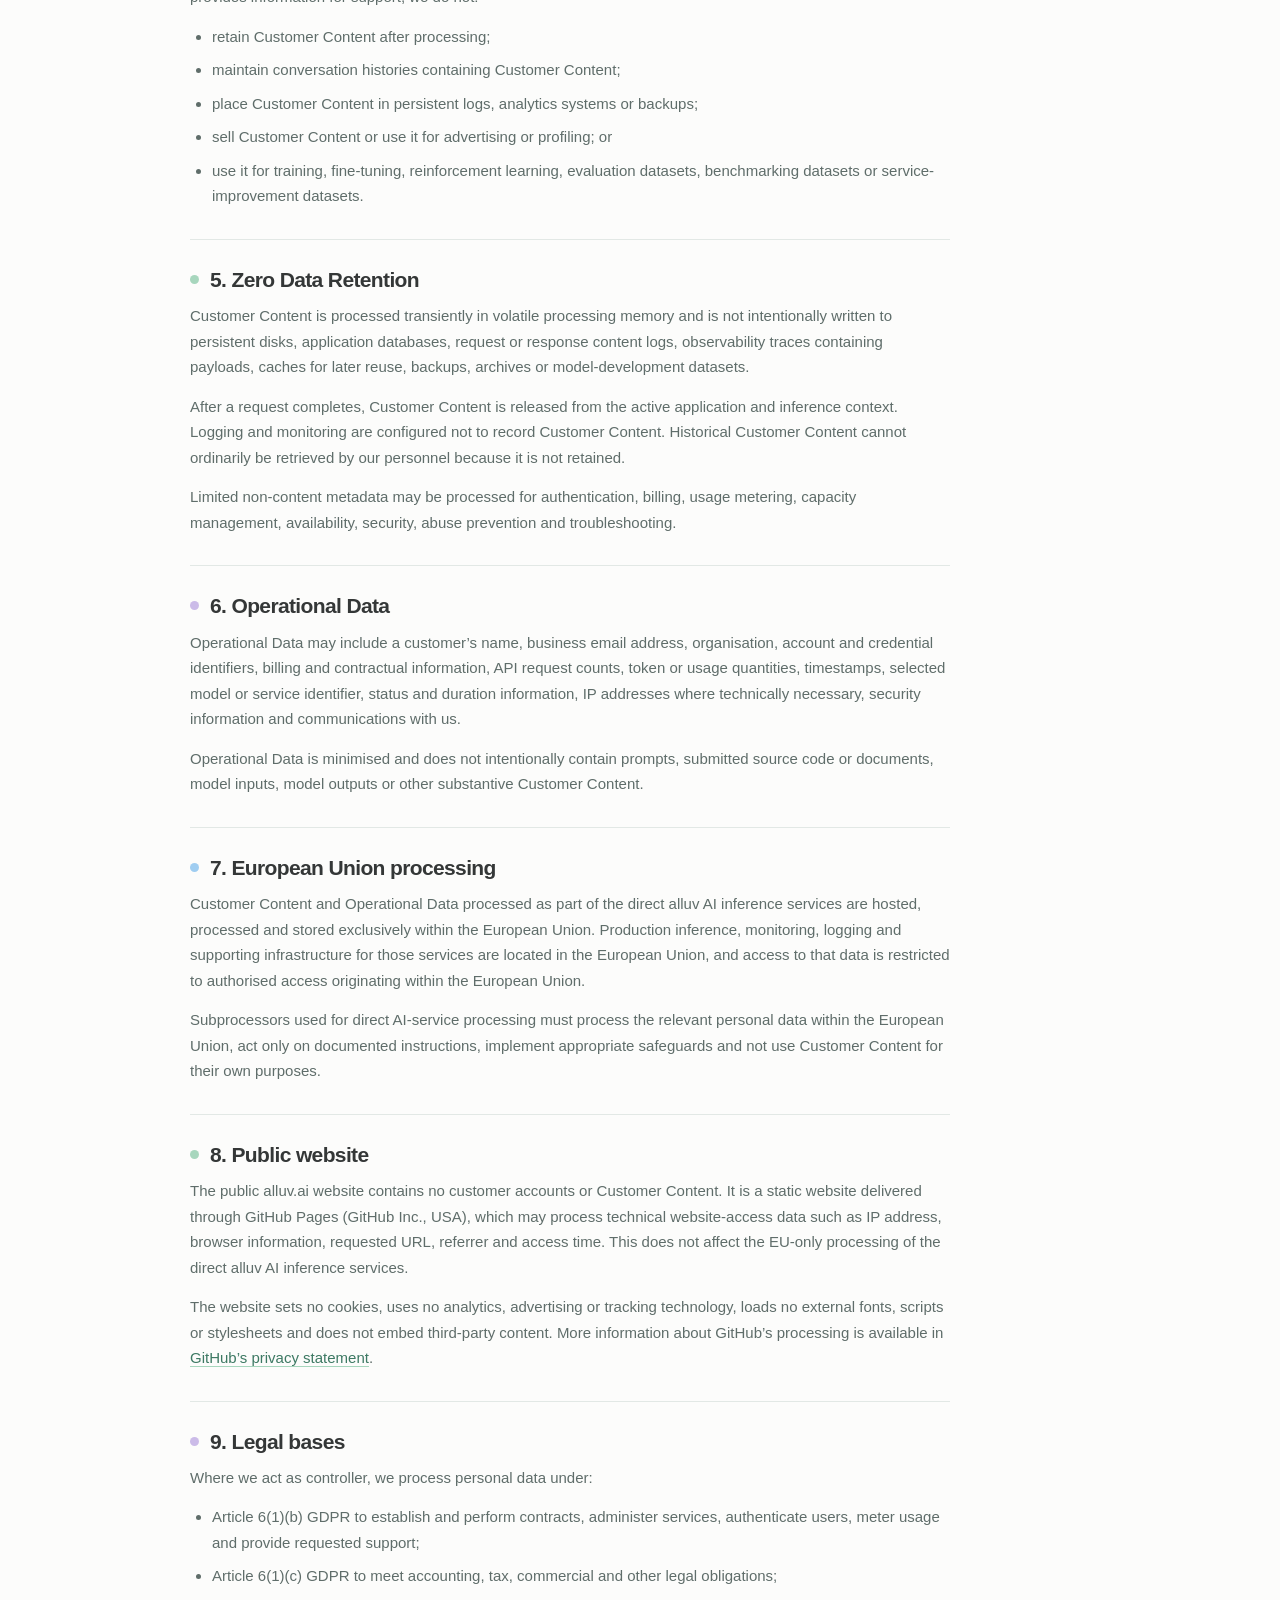
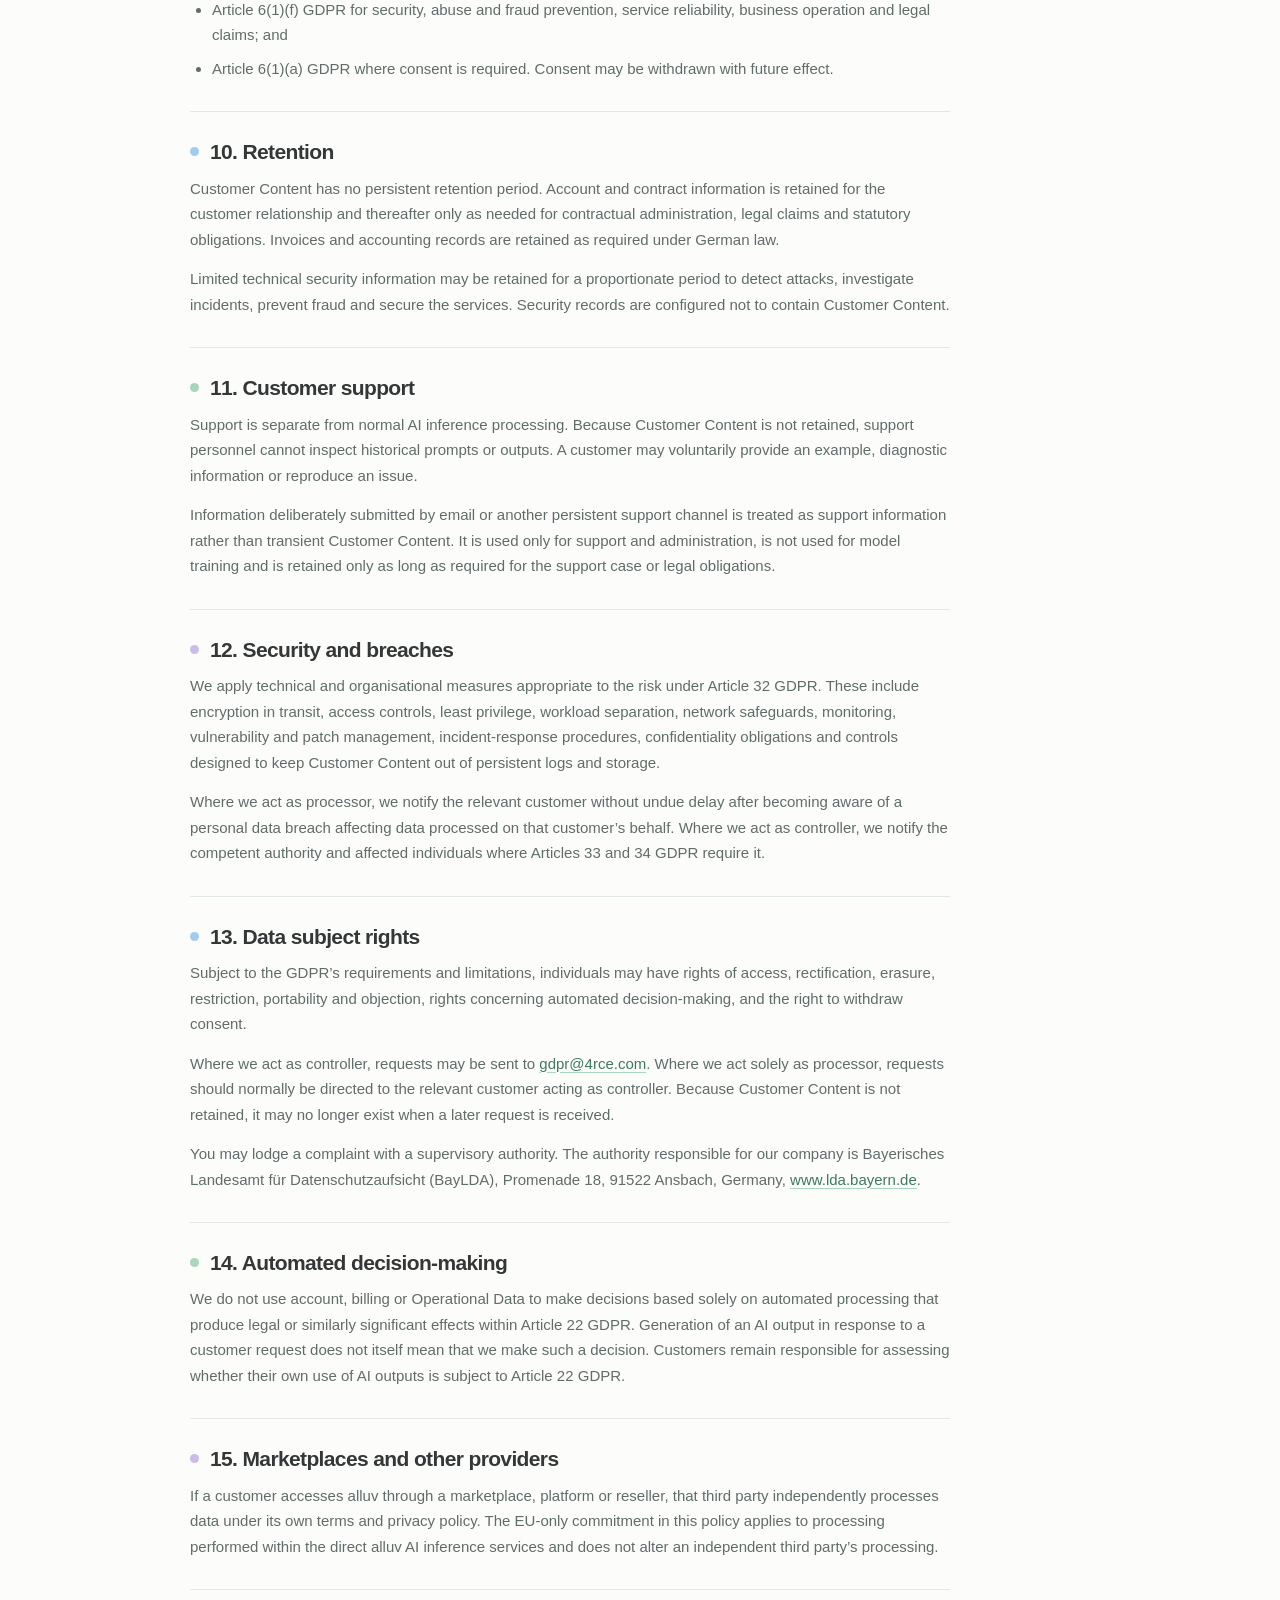
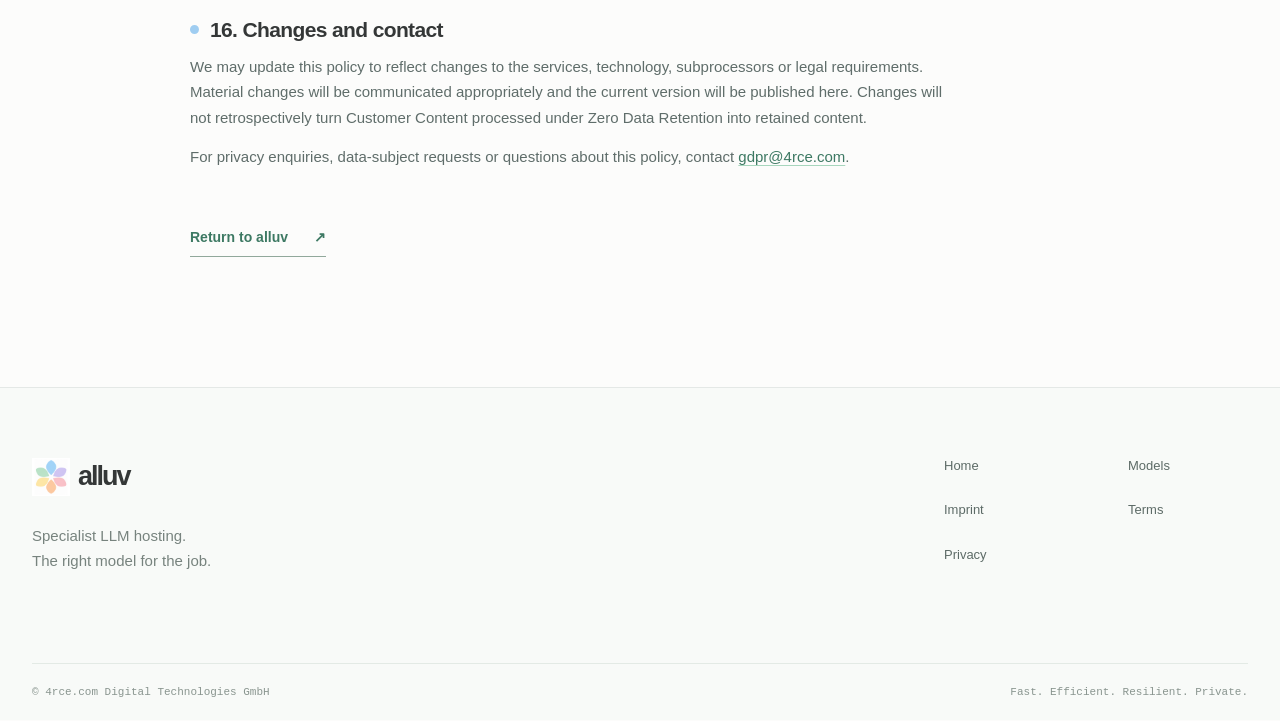
<file: privacy.html>
<!doctype html>
<html lang="en">
<head>
  <meta charset="utf-8">
  <meta name="viewport" content="width=device-width, initial-scale=1">
  <meta name="theme-color" content="#fcfcfb">
  <meta name="description" content="Privacy Policy for alluv AI inference services and website.">
  <meta name="robots" content="noindex,follow">
  <link rel="canonical" href="https://alluv.ai/privacy.html">
  <title>Privacy Policy · alluv</title>
  <link rel="icon" href="/assets/alluv-mark.png" type="image/png">
  <link rel="stylesheet" href="/site.css?v=3">
</head>
<body>
  <a class="skip-link" href="#main">Skip to content</a>
  <header class="site-header"><div class="container header-inner"><a class="brand" href="/" aria-label="alluv home"><img src="/assets/alluv-mark.png" alt="" width="34" height="34"><span>alluv</span></a><nav class="desktop-nav" aria-label="Primary"><a href="/#approach">Approach</a><a href="/models/">Models</a><a href="/#hosting">Hosting</a><a href="/#infrastructure">Infrastructure</a></nav><a class="header-link" href="mailto:gdpr@4rce.com?subject=alluv%20privacy">Contact privacy <span aria-hidden="true">↗</span></a></div></header>
  <main id="main" class="legal-page"><div class="container legal-content">
    <p class="eyebrow">ALLUV / LEGAL</p><h1>Privacy <em>Policy.</em></h1><p class="legal-intro">Last updated: 29 September 2026 · Version 1.0. This policy explains how 4rce.com Digital Technologies GmbH processes personal data in connection with the alluv website and AI services.</p>

    <section class="legal-block"><h2>1. Scope and privacy principles</h2><p>alluv is an AI inference and related digital services platform operated by 4rce.com Digital Technologies GmbH. Our direct AI inference services follow two core principles:</p><ul><li>Zero Data Retention for Customer Content; and</li><li>processing of Customer Content and AI-service Operational Data exclusively within the European Union.</li></ul><p>Customer Content is processed only to fulfil the requested service. It is not used for model training, fine-tuning, evaluation, advertising or profiling, and it is not intentionally written to persistent application storage, content logs or backups.</p></section>

    <section class="legal-block"><h2>2. Controller and contact</h2><p>For processing where we determine the purposes and means, the controller is:</p><p>4rce.com Digital Technologies GmbH<br>Grafentraubach 910<br>84082 Laberweinting<br>Germany<br>Managing Director: Volker Geith<br>Commercial Register: Amtsgericht Straubing, HRB 13771<br>VAT ID: DE459375923<br>Privacy contact: <a href="mailto:gdpr@4rce.com">gdpr@4rce.com</a></p></section>

    <section class="legal-block"><h2>3. Our role under the GDPR</h2><p>We generally act as controller for account and organisational information, contractual contacts, authentication, billing, customer communications, security information, limited technical usage data and legally required business records.</p><p>Where a customer submits personal data within Customer Content and we process it solely to provide the requested service on the customer’s instructions, the customer is normally the controller and 4rce.com Digital Technologies GmbH acts as processor under Article 28 GDPR. Where required, the parties will conclude a Data Processing Agreement before that processing begins.</p></section>

    <section class="legal-block"><h2>4. Customer Content</h2><p>Customer Content includes prompts, source code, documents, files, images, attachments, contextual information, model inputs and model outputs submitted to or generated through the direct alluv AI services.</p><p>Customer Content may contain personal data depending on what a customer submits. It is processed only to receive the request, perform the requested computation and return the result. Except where a customer separately provides information for support, we do not:</p><ul><li>retain Customer Content after processing;</li><li>maintain conversation histories containing Customer Content;</li><li>place Customer Content in persistent logs, analytics systems or backups;</li><li>sell Customer Content or use it for advertising or profiling; or</li><li>use it for training, fine-tuning, reinforcement learning, evaluation datasets, benchmarking datasets or service-improvement datasets.</li></ul></section>

    <section class="legal-block"><h2>5. Zero Data Retention</h2><p>Customer Content is processed transiently in volatile processing memory and is not intentionally written to persistent disks, application databases, request or response content logs, observability traces containing payloads, caches for later reuse, backups, archives or model-development datasets.</p><p>After a request completes, Customer Content is released from the active application and inference context. Logging and monitoring are configured not to record Customer Content. Historical Customer Content cannot ordinarily be retrieved by our personnel because it is not retained.</p><p>Limited non-content metadata may be processed for authentication, billing, usage metering, capacity management, availability, security, abuse prevention and troubleshooting.</p></section>

    <section class="legal-block"><h2>6. Operational Data</h2><p>Operational Data may include a customer’s name, business email address, organisation, account and credential identifiers, billing and contractual information, API request counts, token or usage quantities, timestamps, selected model or service identifier, status and duration information, IP addresses where technically necessary, security information and communications with us.</p><p>Operational Data is minimised and does not intentionally contain prompts, submitted source code or documents, model inputs, model outputs or other substantive Customer Content.</p></section>

    <section class="legal-block"><h2>7. European Union processing</h2><p>Customer Content and Operational Data processed as part of the direct alluv AI inference services are hosted, processed and stored exclusively within the European Union. Production inference, monitoring, logging and supporting infrastructure for those services are located in the European Union, and access to that data is restricted to authorised access originating within the European Union.</p><p>Subprocessors used for direct AI-service processing must process the relevant personal data within the European Union, act only on documented instructions, implement appropriate safeguards and not use Customer Content for their own purposes.</p></section>

    <section class="legal-block"><h2>8. Public website</h2><p>The public alluv.ai website contains no customer accounts or Customer Content. It is a static website delivered through GitHub Pages (GitHub Inc., USA), which may process technical website-access data such as IP address, browser information, requested URL, referrer and access time. This does not affect the EU-only processing of the direct alluv AI inference services.</p><p>The website sets no cookies, uses no analytics, advertising or tracking technology, loads no external fonts, scripts or stylesheets and does not embed third-party content. More information about GitHub’s processing is available in <a href="https://docs.github.com/en/site-policy/privacy-policies/github-general-privacy-statement" rel="noopener noreferrer">GitHub’s privacy statement</a>.</p></section>

    <section class="legal-block"><h2>9. Legal bases</h2><p>Where we act as controller, we process personal data under:</p><ul><li>Article 6(1)(b) GDPR to establish and perform contracts, administer services, authenticate users, meter usage and provide requested support;</li><li>Article 6(1)(c) GDPR to meet accounting, tax, commercial and other legal obligations;</li><li>Article 6(1)(f) GDPR for security, abuse and fraud prevention, service reliability, business operation and legal claims; and</li><li>Article 6(1)(a) GDPR where consent is required. Consent may be withdrawn with future effect.</li></ul></section>

    <section class="legal-block"><h2>10. Retention</h2><p>Customer Content has no persistent retention period. Account and contract information is retained for the customer relationship and thereafter only as needed for contractual administration, legal claims and statutory obligations. Invoices and accounting records are retained as required under German law.</p><p>Limited technical security information may be retained for a proportionate period to detect attacks, investigate incidents, prevent fraud and secure the services. Security records are configured not to contain Customer Content.</p></section>

    <section class="legal-block"><h2>11. Customer support</h2><p>Support is separate from normal AI inference processing. Because Customer Content is not retained, support personnel cannot inspect historical prompts or outputs. A customer may voluntarily provide an example, diagnostic information or reproduce an issue.</p><p>Information deliberately submitted by email or another persistent support channel is treated as support information rather than transient Customer Content. It is used only for support and administration, is not used for model training and is retained only as long as required for the support case or legal obligations.</p></section>

    <section class="legal-block"><h2>12. Security and breaches</h2><p>We apply technical and organisational measures appropriate to the risk under Article 32 GDPR. These include encryption in transit, access controls, least privilege, workload separation, network safeguards, monitoring, vulnerability and patch management, incident-response procedures, confidentiality obligations and controls designed to keep Customer Content out of persistent logs and storage.</p><p>Where we act as processor, we notify the relevant customer without undue delay after becoming aware of a personal data breach affecting data processed on that customer’s behalf. Where we act as controller, we notify the competent authority and affected individuals where Articles 33 and 34 GDPR require it.</p></section>

    <section class="legal-block"><h2>13. Data subject rights</h2><p>Subject to the GDPR’s requirements and limitations, individuals may have rights of access, rectification, erasure, restriction, portability and objection, rights concerning automated decision-making, and the right to withdraw consent.</p><p>Where we act as controller, requests may be sent to <a href="mailto:gdpr@4rce.com">gdpr@4rce.com</a>. Where we act solely as processor, requests should normally be directed to the relevant customer acting as controller. Because Customer Content is not retained, it may no longer exist when a later request is received.</p><p>You may lodge a complaint with a supervisory authority. The authority responsible for our company is Bayerisches Landesamt für Datenschutzaufsicht (BayLDA), Promenade 18, 91522 Ansbach, Germany, <a href="https://www.lda.bayern.de" rel="noopener noreferrer">www.lda.bayern.de</a>.</p></section>

    <section class="legal-block"><h2>14. Automated decision-making</h2><p>We do not use account, billing or Operational Data to make decisions based solely on automated processing that produce legal or similarly significant effects within Article 22 GDPR. Generation of an AI output in response to a customer request does not itself mean that we make such a decision. Customers remain responsible for assessing whether their own use of AI outputs is subject to Article 22 GDPR.</p></section>

    <section class="legal-block"><h2>15. Marketplaces and other providers</h2><p>If a customer accesses alluv through a marketplace, platform or reseller, that third party independently processes data under its own terms and privacy policy. The EU-only commitment in this policy applies to processing performed within the direct alluv AI inference services and does not alter an independent third party’s processing.</p></section>

    <section class="legal-block"><h2>16. Changes and contact</h2><p>We may update this policy to reflect changes to the services, technology, subprocessors or legal requirements. Material changes will be communicated appropriately and the current version will be published here. Changes will not retrospectively turn Customer Content processed under Zero Data Retention into retained content.</p><p>For privacy enquiries, data-subject requests or questions about this policy, contact <a href="mailto:gdpr@4rce.com">gdpr@4rce.com</a>.</p></section>

    <p class="legal-back"><a class="text-link" href="/">Return to alluv <span aria-hidden="true">↗</span></a></p>
  </div></main>
  <footer class="site-footer"><div class="container footer-main"><div><a class="brand footer-brand" href="/"><img src="/assets/alluv-mark.png" alt="" width="38" height="38"><span>alluv</span></a><p>Specialist LLM hosting.<br>The right model for the job.</p></div><nav aria-label="Footer"><a href="/">Home</a><a href="/models/">Models</a><a href="/imprint.html">Imprint</a><a href="/terms.html">Terms</a><a href="/privacy.html">Privacy</a></nav></div><div class="container footer-bottom"><span>© 4rce.com Digital Technologies GmbH</span><span>Fast. Efficient. Resilient. Private.</span></div></footer>
</body>
</html>
</file>
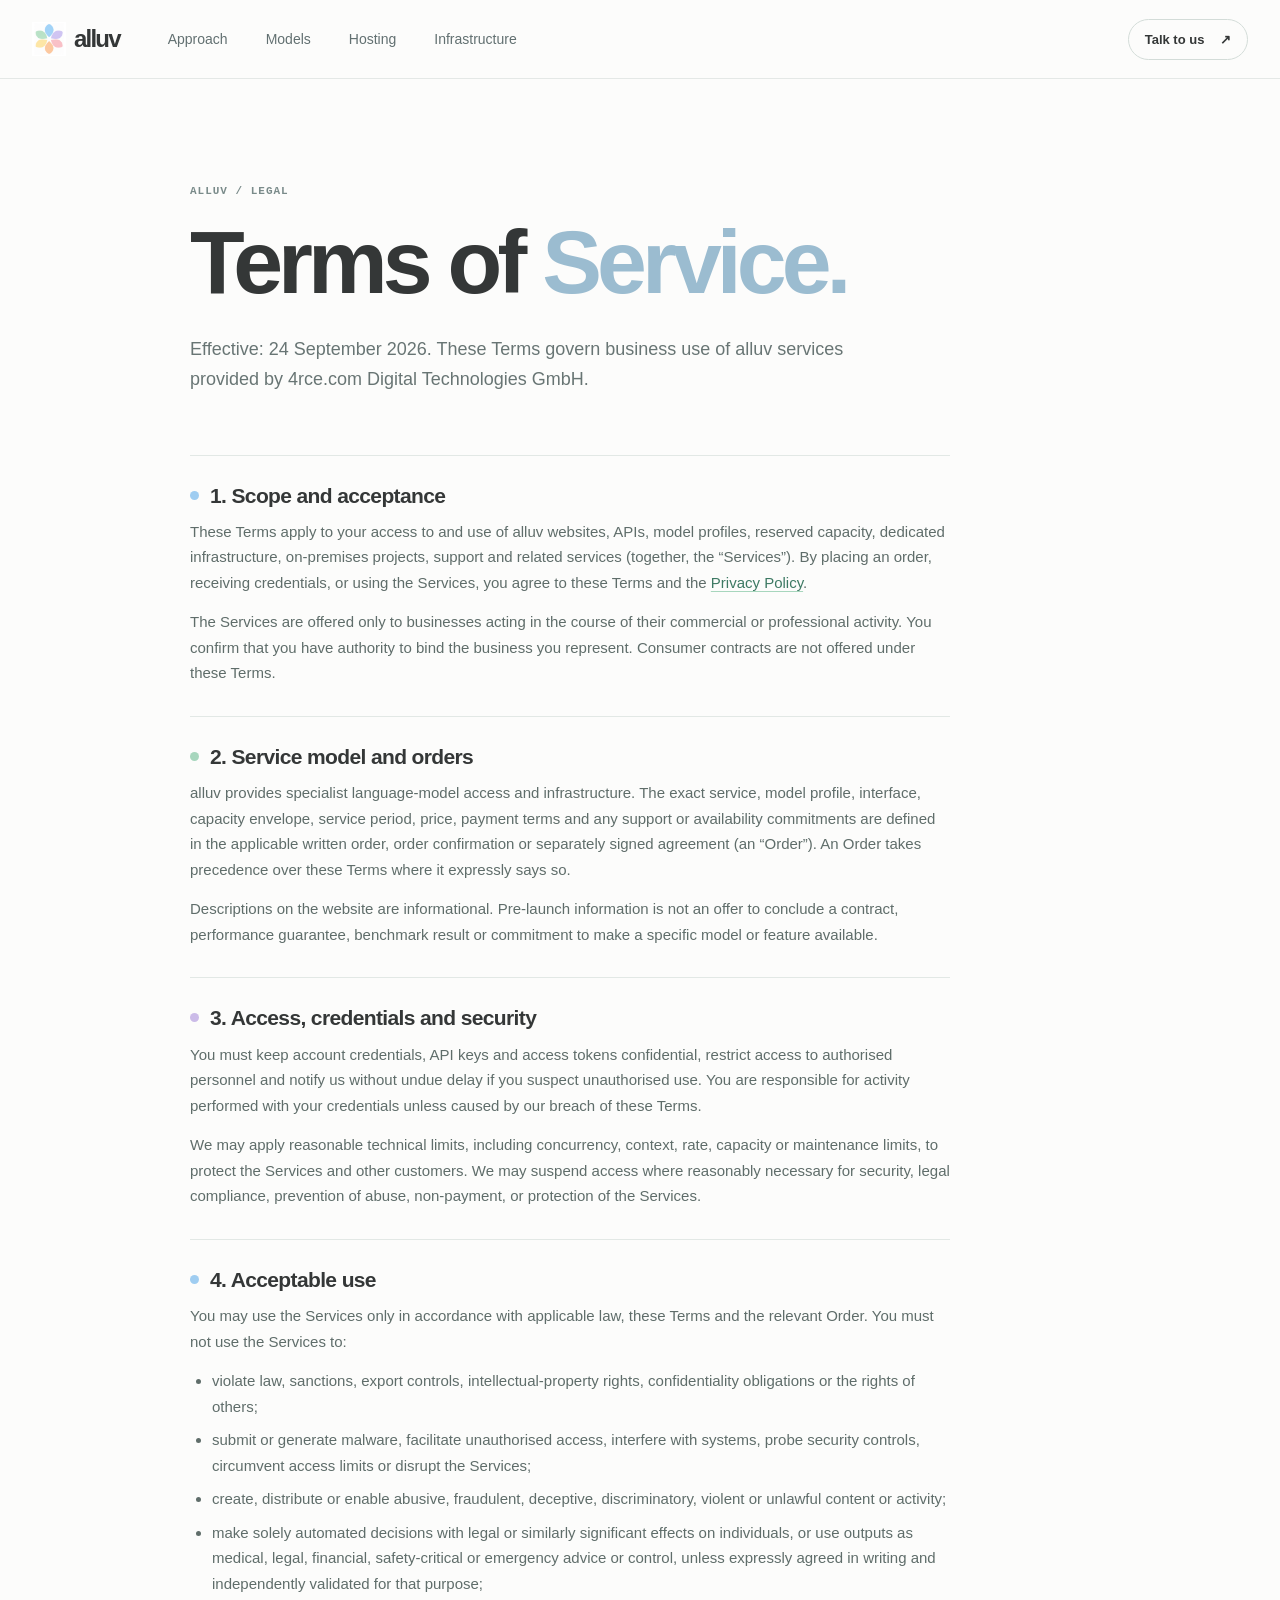
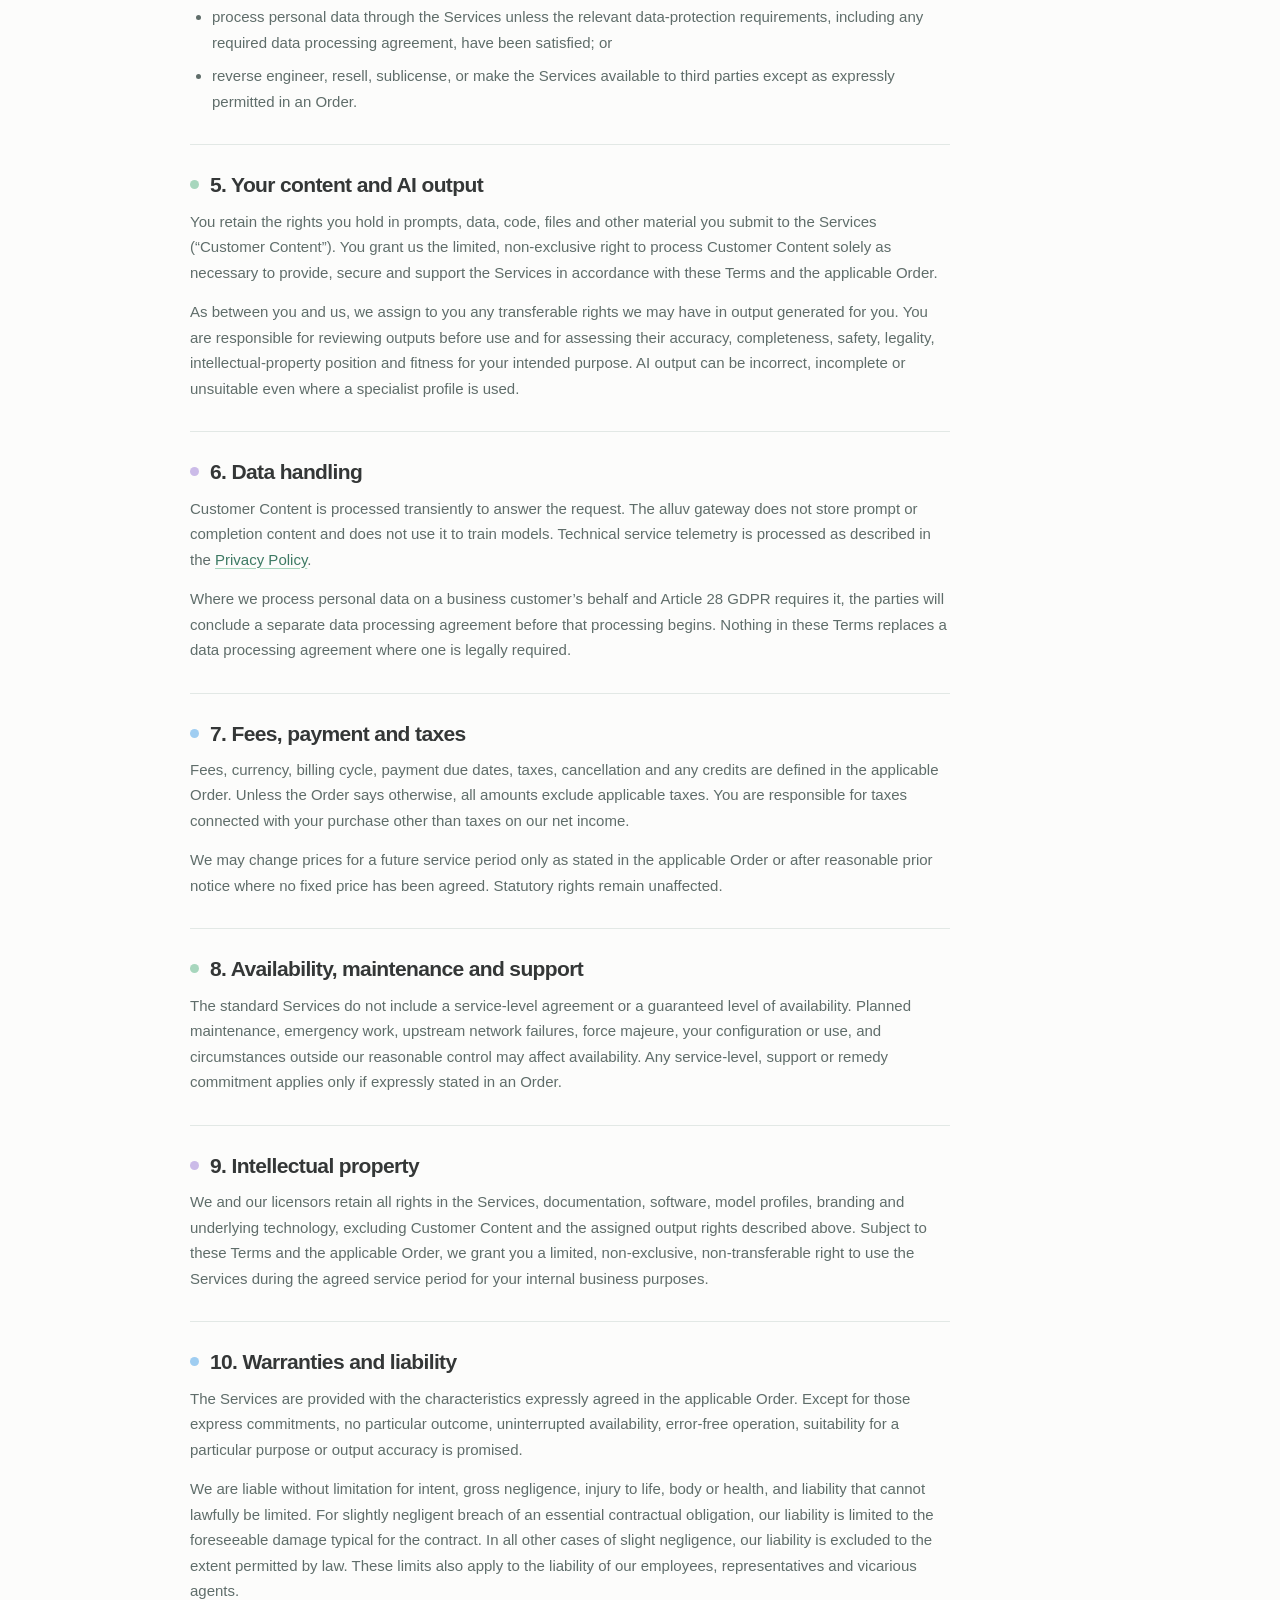
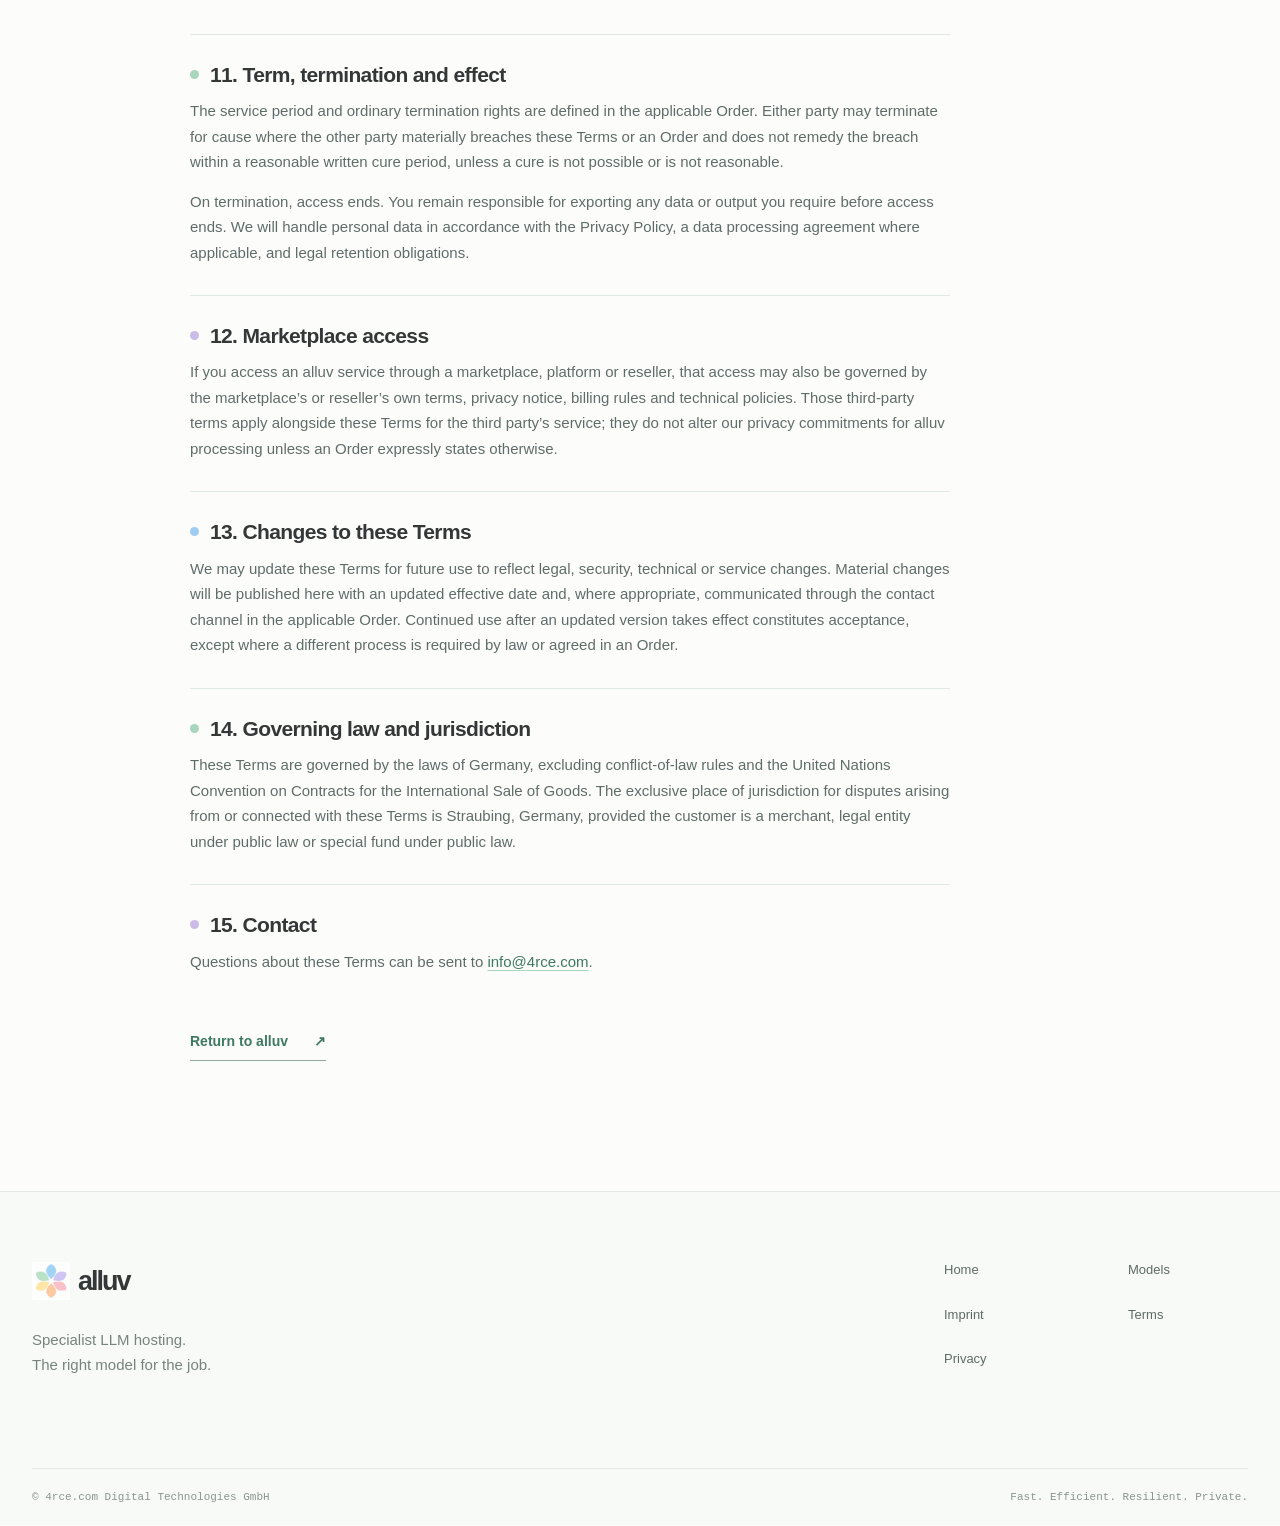
<file: terms.html>
<!doctype html>
<html lang="en">
<head>
  <meta charset="utf-8">
  <meta name="viewport" content="width=device-width, initial-scale=1">
  <meta name="theme-color" content="#fcfcfb">
  <meta name="description" content="Terms of Service for alluv specialist LLM hosting.">
  <meta name="robots" content="noindex,follow">
  <link rel="canonical" href="https://alluv.ai/terms.html">
  <title>Terms of Service · alluv</title>
  <link rel="icon" href="/assets/alluv-mark.png" type="image/png">
  <link rel="stylesheet" href="/site.css?v=3">
</head>
<body>
  <a class="skip-link" href="#main">Skip to content</a>
  <header class="site-header"><div class="container header-inner"><a class="brand" href="/" aria-label="alluv home"><img src="/assets/alluv-mark.png" alt="" width="34" height="34"><span>alluv</span></a><nav class="desktop-nav" aria-label="Primary"><a href="/#approach">Approach</a><a href="/models/">Models</a><a href="/#hosting">Hosting</a><a href="/#infrastructure">Infrastructure</a></nav><a class="header-link" href="mailto:info@4rce.com?subject=alluv%20inquiry">Talk to us <span aria-hidden="true">↗</span></a></div></header>
  <main id="main" class="legal-page"><div class="container legal-content">
    <p class="eyebrow">ALLUV / LEGAL</p><h1>Terms of <em>Service.</em></h1><p class="legal-intro">Effective: 24 September 2026. These Terms govern business use of alluv services provided by 4rce.com Digital Technologies GmbH.</p>
    <section class="legal-block"><h2>1. Scope and acceptance</h2><p>These Terms apply to your access to and use of alluv websites, APIs, model profiles, reserved capacity, dedicated infrastructure, on-premises projects, support and related services (together, the “Services”). By placing an order, receiving credentials, or using the Services, you agree to these Terms and the <a href="/privacy.html">Privacy Policy</a>.</p><p>The Services are offered only to businesses acting in the course of their commercial or professional activity. You confirm that you have authority to bind the business you represent. Consumer contracts are not offered under these Terms.</p></section>
    <section class="legal-block"><h2>2. Service model and orders</h2><p>alluv provides specialist language-model access and infrastructure. The exact service, model profile, interface, capacity envelope, service period, price, payment terms and any support or availability commitments are defined in the applicable written order, order confirmation or separately signed agreement (an “Order”). An Order takes precedence over these Terms where it expressly says so.</p><p>Descriptions on the website are informational. Pre-launch information is not an offer to conclude a contract, performance guarantee, benchmark result or commitment to make a specific model or feature available.</p></section>
    <section class="legal-block"><h2>3. Access, credentials and security</h2><p>You must keep account credentials, API keys and access tokens confidential, restrict access to authorised personnel and notify us without undue delay if you suspect unauthorised use. You are responsible for activity performed with your credentials unless caused by our breach of these Terms.</p><p>We may apply reasonable technical limits, including concurrency, context, rate, capacity or maintenance limits, to protect the Services and other customers. We may suspend access where reasonably necessary for security, legal compliance, prevention of abuse, non-payment, or protection of the Services.</p></section>
    <section class="legal-block"><h2>4. Acceptable use</h2><p>You may use the Services only in accordance with applicable law, these Terms and the relevant Order. You must not use the Services to:</p><ul><li>violate law, sanctions, export controls, intellectual-property rights, confidentiality obligations or the rights of others;</li><li>submit or generate malware, facilitate unauthorised access, interfere with systems, probe security controls, circumvent access limits or disrupt the Services;</li><li>create, distribute or enable abusive, fraudulent, deceptive, discriminatory, violent or unlawful content or activity;</li><li>make solely automated decisions with legal or similarly significant effects on individuals, or use outputs as medical, legal, financial, safety-critical or emergency advice or control, unless expressly agreed in writing and independently validated for that purpose;</li><li>process personal data through the Services unless the relevant data-protection requirements, including any required data processing agreement, have been satisfied; or</li><li>reverse engineer, resell, sublicense, or make the Services available to third parties except as expressly permitted in an Order.</li></ul></section>
    <section class="legal-block"><h2>5. Your content and AI output</h2><p>You retain the rights you hold in prompts, data, code, files and other material you submit to the Services (“Customer Content”). You grant us the limited, non-exclusive right to process Customer Content solely as necessary to provide, secure and support the Services in accordance with these Terms and the applicable Order.</p><p>As between you and us, we assign to you any transferable rights we may have in output generated for you. You are responsible for reviewing outputs before use and for assessing their accuracy, completeness, safety, legality, intellectual-property position and fitness for your intended purpose. AI output can be incorrect, incomplete or unsuitable even where a specialist profile is used.</p></section>
    <section class="legal-block"><h2>6. Data handling</h2><p>Customer Content is processed transiently to answer the request. The alluv gateway does not store prompt or completion content and does not use it to train models. Technical service telemetry is processed as described in the <a href="/privacy.html">Privacy Policy</a>.</p><p>Where we process personal data on a business customer’s behalf and Article 28 GDPR requires it, the parties will conclude a separate data processing agreement before that processing begins. Nothing in these Terms replaces a data processing agreement where one is legally required.</p></section>
    <section class="legal-block"><h2>7. Fees, payment and taxes</h2><p>Fees, currency, billing cycle, payment due dates, taxes, cancellation and any credits are defined in the applicable Order. Unless the Order says otherwise, all amounts exclude applicable taxes. You are responsible for taxes connected with your purchase other than taxes on our net income.</p><p>We may change prices for a future service period only as stated in the applicable Order or after reasonable prior notice where no fixed price has been agreed. Statutory rights remain unaffected.</p></section>
    <section class="legal-block"><h2>8. Availability, maintenance and support</h2><p>The standard Services do not include a service-level agreement or a guaranteed level of availability. Planned maintenance, emergency work, upstream network failures, force majeure, your configuration or use, and circumstances outside our reasonable control may affect availability. Any service-level, support or remedy commitment applies only if expressly stated in an Order.</p></section>
    <section class="legal-block"><h2>9. Intellectual property</h2><p>We and our licensors retain all rights in the Services, documentation, software, model profiles, branding and underlying technology, excluding Customer Content and the assigned output rights described above. Subject to these Terms and the applicable Order, we grant you a limited, non-exclusive, non-transferable right to use the Services during the agreed service period for your internal business purposes.</p></section>
    <section class="legal-block"><h2>10. Warranties and liability</h2><p>The Services are provided with the characteristics expressly agreed in the applicable Order. Except for those express commitments, no particular outcome, uninterrupted availability, error-free operation, suitability for a particular purpose or output accuracy is promised.</p><p>We are liable without limitation for intent, gross negligence, injury to life, body or health, and liability that cannot lawfully be limited. For slightly negligent breach of an essential contractual obligation, our liability is limited to the foreseeable damage typical for the contract. In all other cases of slight negligence, our liability is excluded to the extent permitted by law. These limits also apply to the liability of our employees, representatives and vicarious agents.</p></section>
    <section class="legal-block"><h2>11. Term, termination and effect</h2><p>The service period and ordinary termination rights are defined in the applicable Order. Either party may terminate for cause where the other party materially breaches these Terms or an Order and does not remedy the breach within a reasonable written cure period, unless a cure is not possible or is not reasonable.</p><p>On termination, access ends. You remain responsible for exporting any data or output you require before access ends. We will handle personal data in accordance with the Privacy Policy, a data processing agreement where applicable, and legal retention obligations.</p></section>
    <section class="legal-block"><h2>12. Marketplace access</h2><p>If you access an alluv service through a marketplace, platform or reseller, that access may also be governed by the marketplace’s or reseller’s own terms, privacy notice, billing rules and technical policies. Those third-party terms apply alongside these Terms for the third party’s service; they do not alter our privacy commitments for alluv processing unless an Order expressly states otherwise.</p></section>
    <section class="legal-block"><h2>13. Changes to these Terms</h2><p>We may update these Terms for future use to reflect legal, security, technical or service changes. Material changes will be published here with an updated effective date and, where appropriate, communicated through the contact channel in the applicable Order. Continued use after an updated version takes effect constitutes acceptance, except where a different process is required by law or agreed in an Order.</p></section>
    <section class="legal-block"><h2>14. Governing law and jurisdiction</h2><p>These Terms are governed by the laws of Germany, excluding conflict-of-law rules and the United Nations Convention on Contracts for the International Sale of Goods. The exclusive place of jurisdiction for disputes arising from or connected with these Terms is Straubing, Germany, provided the customer is a merchant, legal entity under public law or special fund under public law.</p></section>
    <section class="legal-block"><h2>15. Contact</h2><p>Questions about these Terms can be sent to <a href="mailto:info@4rce.com">info@4rce.com</a>.</p></section>
    <p class="legal-back"><a class="text-link" href="/">Return to alluv <span aria-hidden="true">↗</span></a></p>
  </div></main>
  <footer class="site-footer"><div class="container footer-main"><div><a class="brand footer-brand" href="/"><img src="/assets/alluv-mark.png" alt="" width="38" height="38"><span>alluv</span></a><p>Specialist LLM hosting.<br>The right model for the job.</p></div><nav aria-label="Footer"><a href="/">Home</a><a href="/models/">Models</a><a href="/imprint.html">Imprint</a><a href="/terms.html">Terms</a><a href="/privacy.html">Privacy</a></nav></div><div class="container footer-bottom"><span>© 4rce.com Digital Technologies GmbH</span><span>Fast. Efficient. Resilient. Private.</span></div></footer>
</body>
</html>
</file>
<file: site.css>
:root{--ink:#343737;--muted:#687274;--line:#e4e8e6;--paper:#fcfcfb;--blue:#d9ecfb;--mint:#dff4e8;--lavender:#eee8fb;--peach:#ffeadc;--yellow:#fff1c7;--pink:#fbe6ec;--mono:ui-monospace,SFMono-Regular,Menlo,Consolas,monospace;--sans:Inter,-apple-system,BlinkMacSystemFont,"Segoe UI",sans-serif}
*{box-sizing:border-box}html{scroll-behavior:smooth}body{margin:0;background:var(--paper);color:var(--ink);font-family:var(--sans);-webkit-font-smoothing:antialiased}img{display:block;max-width:100%}a{color:inherit;text-decoration:none}button{font:inherit}h1,h2,h3,p{margin-top:0}h1,h2,h3{font-weight:550;letter-spacing:-.055em}h1 em,h2 em{font-style:normal;color:#8b9ca7}h1{font-size:clamp(4.1rem,7.5vw,8rem);line-height:.98;margin-bottom:32px}h2{font-size:clamp(3rem,5.7vw,6.25rem);line-height:1.02;margin-bottom:0}h3{font-size:clamp(1.4rem,2vw,2.2rem);line-height:1.13}p{line-height:1.65}.container{width:min(100% - 64px,1280px);margin-inline:auto}.eyebrow{font:600 11px/1.4 var(--mono);letter-spacing:.09em;color:#7a8b8a;text-transform:uppercase}.status-dot{display:inline-block;width:8px;height:8px;border-radius:50%;background:#9bc5b4;margin-right:9px;vertical-align:1px}.skip-link{position:absolute;left:12px;top:-100px;padding:12px 18px;background:#fff;z-index:100}.skip-link:focus{top:12px}a:focus-visible,summary:focus-visible{outline:2px solid #4e8bb0;outline-offset:4px}
.site-header{position:sticky;top:0;z-index:30;background:rgba(252,252,251,.94);border-bottom:1px solid var(--line);-webkit-backdrop-filter:blur(15px);backdrop-filter:blur(15px)}.header-inner{height:78px;display:flex;align-items:center;gap:48px}.brand{display:inline-flex;align-items:center;gap:8px;font-size:24px;font-weight:660;letter-spacing:-.075em;line-height:1}.brand img{width:34px;height:34px;object-fit:contain}.desktop-nav{display:flex;align-items:center;gap:38px;font-size:14px;color:#627071}.desktop-nav a:hover,.desktop-nav a[aria-current=page]{color:var(--ink)}.header-link{margin-left:auto;font-size:13px;font-weight:600;border:1px solid #d3dcd8;border-radius:999px;padding:12px 16px;transition:background .2s,border-color .2s}.header-link:hover{background:var(--mint);border-color:#c8e6d7}.header-link span{margin-left:12px}.mobile-nav{display:none}
.hero{min-height:760px;display:grid;grid-template-columns:minmax(0,1.08fr) minmax(0,.92fr);align-items:center;gap:56px;padding-top:108px;padding-bottom:112px}.hero-copy{padding-bottom:26px}.hero-copy .eyebrow{margin-bottom:28px}.hero h1{font-size:clamp(4.1rem,7.5vw,6.25rem);white-space:normal;text-wrap:balance}.hero h1 em{color:#9bbcd0}.hero-description{max-width:610px;font-size:18px;line-height:1.62;color:#606d6e;margin-bottom:28px}.hero-actions{display:flex;flex-wrap:wrap;gap:12px}.button{display:inline-flex;align-items:center;justify-content:space-between;gap:28px;border-radius:10px;padding:15px 18px;font-size:14px;font-weight:600;transition:transform .2s,background .2s,border-color .2s}.button:hover{transform:translateY(-2px)}.button-primary{background:#3a4547;color:white;border:1px solid #3a4547}.button-primary:hover{background:#53676b}.button-quiet{border:1px solid #dbe1de;background:white}.button-quiet:hover{background:#f6fbf8}.hero-footnote{margin-top:48px;margin-bottom:0;color:#778481;font:500 12px/1.5 var(--mono)}
.hero-art{min-height:550px;border:1px solid #dfe7e4;border-radius:18px;background:linear-gradient(145deg,#f8fbfd 0%,#fbfafc 46%,#f5fbf6 100%);box-shadow:0 20px 80px rgba(99,123,123,.07);padding:22px 24px 0;position:relative;overflow:hidden}.hero-art:before{content:"";position:absolute;inset:40px -50px 20px;background:radial-gradient(ellipse at 60% 35%,rgba(218,235,253,.66),transparent 42%),radial-gradient(ellipse at 20% 70%,rgba(217,245,227,.55),transparent 47%);pointer-events:none}.art-topline,.art-bottomline{position:relative;display:flex;align-items:center;justify-content:space-between;color:#84918e;font:500 10px/1.4 var(--mono);letter-spacing:.04em}.art-topline{padding-bottom:16px;border-bottom:1px solid #dce5e3}.art-sparkle{font-size:18px;color:#a9c8b9}.art-brand{position:relative;display:flex;justify-content:center;height:214px;overflow:hidden}.art-brand img{width:224px;height:224px;mix-blend-mode:multiply;object-fit:cover;object-position:center}.art-flow{position:relative;display:flex;align-items:center;gap:12px;margin:4px 0 13px}.flow-label{font:600 10px var(--mono);letter-spacing:.1em;color:#92a09c;white-space:nowrap}.flow-connector{height:1px;background:#cbd6d2;flex:1;position:relative}.flow-connector:after{content:"";width:5px;height:5px;border-top:1px solid #94a9a4;border-right:1px solid #94a9a4;transform:rotate(45deg);position:absolute;right:0;top:-2px}.art-rows{position:relative;border:1px solid #dce5e2;border-radius:11px;overflow:hidden;background:rgba(255,255,255,.78)}.art-rows>div{height:54px;display:grid;grid-template-columns:28px 1fr auto 8px;gap:12px;align-items:center;padding:0 14px;border-top:1px solid #e8eeeb;font-size:12px;color:#687475}.art-rows>div:first-child{border-top:0}.art-index{font:11px var(--mono);color:#a9b7b2}.art-rows code{font:11px var(--mono);color:#465554}.art-rows i{width:7px;height:7px;border-radius:50%}.tone-blue{background:#9fcdf1}.tone-mint{background:#a7d6bd}.tone-peach{background:#efbd9f}.art-bottomline{margin-top:19px;border-top:1px solid #dce5e3;padding-top:15px}.art-bottomline span:last-child{font-size:16px}
.values-strip{border-top:1px solid var(--line);border-bottom:1px solid var(--line);background:#f6f9f7}.values-inner{display:grid;grid-template-columns:repeat(4,1fr)}.values-inner span{padding:22px 24px;border-left:1px solid #e0e8e3;font:500 14px var(--mono);color:#53625e}.values-inner span:last-child{border-right:1px solid #e0e8e3}.section{padding-block:138px}.section-heading{max-width:830px;margin-bottom:56px}.section-heading .eyebrow{margin-bottom:27px}.section-heading>p:last-child{font-size:18px;color:#677474;max-width:690px;margin:30px 0 0}.section-heading h2 em,.catalog-section-head h2 em,.infra-copy h2 em,.catalog-end h2 em{color:#a2bab2}.approach-grid{display:grid;grid-template-columns:1fr 1fr;gap:14px}.feature{min-height:420px;border:1px solid #e3e7e6;border-radius:18px;padding:28px 30px;display:flex;flex-direction:column;justify-content:space-between;overflow:hidden}.feature-wide{grid-column:1/-1;min-height:390px;display:grid;grid-template-columns:1fr 1fr;grid-template-rows:auto 1fr;column-gap:70px}.feature-wide>.feature-number{grid-column:1/-1}.feature-wide>.feature-glyph{grid-column:2;grid-row:2}.feature-wide>div:last-child{grid-column:1;grid-row:2;align-self:end}.feature-blue{background:#eaf5fc}.feature-lavender{background:#f4f0fb}.feature-mint{background:#edf8f0}.feature-number{font:600 10px var(--mono);letter-spacing:.08em;color:#7c9293}.feature h3{max-width:620px;margin-bottom:16px}.feature p{color:#637071;max-width:600px;font-size:15px;line-height:1.65;margin-bottom:0}.feature-glyph{height:260px;position:relative;align-self:center}.glyph-center{width:70px;height:70px;border-radius:50%;background:#c7e2f5;position:absolute;top:95px;left:calc(50% - 35px);box-shadow:0 0 0 30px rgba(255,255,255,.35)}.glyph-ring{position:absolute;left:50%;top:50%;border:1px solid #bbd5e5;border-radius:50%;transform:translate(-50%,-50%)}.ring-one{width:160px;height:160px}.ring-two{width:230px;height:230px}.ring-three{width:300px;height:300px}.feature-mini-art{height:170px;align-self:center}.bars-art{display:flex;align-items:flex-end;gap:14px;padding-bottom:20px}.bars-art i{display:block;width:26px;height:50px;background:#d0c3ec;border-radius:6px 6px 2px 2px}.bars-art i:nth-child(2){height:92px;background:#bfb0e4}.bars-art i:nth-child(3){height:125px;background:#a893d9}.bars-art i:nth-child(4){height:75px}.shield-art{width:125px;height:145px;background:#d3eddf;clip-path:polygon(50% 0,100% 18%,100% 65%,50% 100%,0 65%,0 18%);display:grid;place-items:center;border-radius:16px}.shield-art span{font:600 37px var(--mono);color:#78ab90}
.model-preview{background:#f5f8f7;border-block:1px solid var(--line)}.split-heading{max-width:none;display:flex;align-items:end;justify-content:space-between;gap:48px}.split-heading>p:last-child{max-width:360px;margin:0 0 4px}.model-table{border:1px solid #dce4e0;border-radius:14px;overflow:hidden;background:white}.table-head,.model-row{display:grid;grid-template-columns:minmax(180px,1.2fr) minmax(240px,1.75fr) minmax(250px,1.4fr) 28px;column-gap:20px;align-items:center;padding-inline:24px}.table-head{min-height:47px;background:#edf3f0;color:#75837e;font:600 10px var(--mono);letter-spacing:.06em}.model-row{min-height:91px;border-top:1px solid #e6ece8;font-size:13px;color:#5f6d6a;scroll-margin-top:96px;transition:background .2s}.model-row:hover,.model-row:target{background:#f6faf8}.model-row code{font:600 13px var(--mono);letter-spacing:-.025em;color:#39494a}.model-row b{font-weight:400;font-size:19px;color:#7e9a8c}.row-index{font:12px var(--mono);color:#adb9b3;text-align:right}.tags{display:flex;flex-wrap:wrap;gap:5px}.tags small{font:500 10px var(--mono);color:#687e76;background:#f1f7f2;border:1px solid #e1eee5;padding:6px 8px;border-radius:5px;white-space:nowrap}.text-link{display:inline-flex;align-items:center;gap:26px;font-size:14px;font-weight:600;border-bottom:1px solid #91a89b;padding-bottom:7px}.text-link:hover{color:#5e9880}.catalog-link{margin-top:34px}
.infra-card{display:grid;grid-template-columns:1fr 1fr;min-height:570px;border:1px solid #e4e6e0;border-radius:18px;overflow:hidden;background:#fbfaf7}.infra-copy{padding:60px 62px;display:flex;flex-direction:column;align-items:flex-start}.infra-copy h2{margin:28px 0 auto}.infra-copy h2 em{color:#b9baa0}.infra-copy h3{font-size:23px;margin:24px 0 11px}.infra-copy p:not(.eyebrow){max-width:460px;color:#697270;font-size:15px}.infra-copy .text-link{margin-top:30px}.infra-visual{position:relative;background:linear-gradient(145deg,#fff3d6,#f4f7e6 60%,#e2f2e9);overflow:hidden}.sun-disc{position:absolute;width:210px;height:210px;border-radius:50%;top:52px;left:calc(50% - 105px);background:#ffe4a6;box-shadow:0 0 0 45px rgba(255,240,197,.45),0 0 0 98px rgba(255,246,218,.4)}.solar-grid{position:absolute;left:8%;right:8%;bottom:56px;display:grid;grid-template-columns:repeat(4,1fr);grid-template-rows:repeat(3,64px);gap:6px;transform:perspective(450px) rotateX(26deg)}.solar-grid i{border:1px solid #8eaf9f;background:linear-gradient(135deg,#c6dfd1,#9fc5b4);box-shadow:inset 0 0 0 2px rgba(255,255,255,.26)}.solar-caption{position:absolute;bottom:20px;left:8%;font:600 10px var(--mono);letter-spacing:.07em;color:#789987}
.site-footer{border-top:1px solid var(--line);background:#f8faf8}.footer-main{display:flex;justify-content:space-between;gap:60px;padding-top:70px;padding-bottom:90px}.footer-brand{font-size:27px}.footer-brand img{width:38px;height:38px}.footer-main p{font-size:15px;color:#77837e;margin:24px 0 0}.footer-main nav{display:grid;grid-template-columns:repeat(2,minmax(120px,1fr));gap:18px 64px;font-size:13px;color:#5d6b67}.footer-main nav a:hover{color:#336b56}.footer-bottom{padding-block:22px;border-top:1px solid #e3eae5;display:flex;justify-content:space-between;gap:20px;color:#89958f;font:11px var(--mono)}
.catalog-hero{min-height:660px;display:grid;grid-template-columns:1fr .7fr;gap:40px;align-items:center;padding-block:100px 110px}.catalog-hero .eyebrow{margin-bottom:28px}.catalog-hero h1{font-size:clamp(4.4rem,7vw,7.8rem);margin-bottom:32px}.catalog-hero h1 em{color:#a8c6b4}.catalog-hero p:not(.eyebrow){font-size:18px;color:#687574;max-width:630px}.catalog-jump{display:flex;gap:24px;margin-top:46px}.catalog-jump a{font-size:13px;font-weight:600;border-bottom:1px solid #bacdc2;padding-bottom:9px}.catalog-jump span{margin-left:16px;color:#8eac9e}.catalog-hero-art{height:440px;border:1px solid #e4ebe5;border-radius:50%;display:flex;flex-direction:column;align-items:center;justify-content:center;background:radial-gradient(circle at center,#fff 0%,#f7fbf8 60%,#f3f8f5 100%);position:relative;overflow:hidden}.catalog-hero-art img{position:relative;z-index:2;mix-blend-mode:multiply}.catalog-hero-art>span{position:relative;z-index:2;font:10px var(--mono);color:#8b9e94;letter-spacing:.1em;margin-top:-12px}.catalog-orbit{border:1px solid #e2eee5;border-radius:50%;position:absolute;inset:32px}.orbit-b{inset:72px}.catalog-section{padding-block:90px 125px;scroll-margin-top:78px}.catalog-section-head{display:flex;justify-content:space-between;align-items:end;gap:60px;margin-bottom:42px}.catalog-section-head .eyebrow{margin-bottom:24px}.catalog-section-head p:last-child{max-width:350px;font-size:16px;color:#6a7975;margin-bottom:8px}.full-table .model-row{min-height:99px}.language-section{background:#f5f8f7;border-block:1px solid var(--line)}.catalog-end{padding-block:110px;display:flex;align-items:end;justify-content:space-between;gap:40px}.catalog-end .eyebrow{margin-bottom:25px}.catalog-end .button{margin-bottom:10px}.error-page{min-height:100vh;max-width:650px;margin:auto;padding:50px 28px;display:flex;flex-direction:column;align-items:flex-start;justify-content:center}.error-page .eyebrow{margin:55px 0 18px}.error-page h1{font-size:clamp(4rem,9vw,7rem);margin-bottom:12px}.error-page p:not(.eyebrow){color:#697675}.error-page .text-link{margin-top:18px}
@media (max-width:1100px){.hero{gap:28px;min-height:680px}.hero h1{font-size:clamp(3.8rem,7vw,6rem)}.hero-art{min-height:520px}.table-head,.model-row{grid-template-columns:minmax(155px,1fr) minmax(200px,1.4fr) minmax(170px,1.2fr) 20px;gap:12px;padding-inline:16px}.infra-copy{padding:48px}}
@media (max-width:800px){.container{width:min(100% - 40px,1280px)}.header-inner{height:70px}.desktop-nav,.header-link{display:none}.mobile-nav{display:block;margin-left:auto;position:relative}.mobile-nav summary{list-style:none;width:44px;height:40px;border:1px solid #dbe3df;border-radius:8px;display:flex;flex-direction:column;justify-content:center;gap:5px;padding:0 11px;cursor:pointer}.mobile-nav summary::-webkit-details-marker{display:none}.mobile-nav summary span{height:1px;background:#465954;width:20px}.mobile-nav nav{position:absolute;right:0;top:48px;width:min(300px,calc(100vw - 40px));padding:12px;background:#fff;border:1px solid var(--line);border-radius:12px;box-shadow:0 20px 45px rgba(73,90,83,.12);display:grid}.mobile-nav nav a{padding:13px 14px;font-size:14px;border-radius:7px}.mobile-nav nav a:hover{background:#f2f8f4}.hero{grid-template-columns:1fr;padding-top:90px;padding-bottom:100px;gap:45px}.hero-copy{padding:0}.hero h1{font-size:clamp(4.5rem,9vw,7rem)}.hero-art{min-height:550px;width:min(100%,620px);justify-self:center}.section{padding-block:100px}.feature-wide{grid-template-columns:1.2fr .8fr}.split-heading,.catalog-section-head{align-items:start}.table-head,.model-row{grid-template-columns:minmax(150px,1fr) minmax(190px,1.5fr) minmax(160px,1fr) 18px}.tags small:nth-child(n+3){display:none}.infra-card{min-height:520px}.infra-copy{padding:38px}.catalog-hero{grid-template-columns:1fr .65fr;min-height:570px}.catalog-hero h1{font-size:clamp(4.1rem,7vw,6rem)}.catalog-hero-art{height:310px}.catalog-hero-art img{width:200px;height:200px}}
@media (max-width:620px){.container{width:min(100% - 32px,1280px)}h1{font-size:clamp(3.65rem,13vw,5.5rem)}h2{font-size:clamp(3rem,11vw,4.5rem)}.hero{padding-top:76px;padding-bottom:78px;gap:46px}.hero h1{font-size:clamp(3.65rem,12vw,5.4rem);white-space:normal}.hero-description{font-size:16px}.hero-footnote{margin-top:35px}.hero-art{min-height:515px;padding:20px 16px 0}.art-brand{height:195px}.art-brand img{width:210px;height:210px}.art-rows>div{grid-template-columns:22px 1fr auto 6px;gap:7px;padding:0 10px}.art-rows code{font-size:10px}.values-inner{grid-template-columns:repeat(2,1fr)}.values-inner span:nth-child(2){border-right:1px solid #e0e8e3}.values-inner span:nth-child(n+3){border-top:1px solid #e0e8e3}.values-inner span{padding:19px 17px}.section{padding-block:80px}.section-heading{margin-bottom:34px}.section-heading .eyebrow{margin-bottom:19px}.section-heading>p:last-child{font-size:16px;margin-top:24px}.approach-grid{grid-template-columns:1fr;gap:11px}.feature,.feature-wide{min-height:350px;padding:23px 24px;display:flex;flex-direction:column}.feature-wide{grid-column:auto;min-height:470px}.feature-wide>.feature-glyph{height:200px;width:100%;order:1}.feature-wide>div:last-child{order:2}.feature-wide .glyph-center{top:65px}.feature-wide .ring-three{width:230px;height:230px}.feature-wide .ring-two{width:180px;height:180px}.feature-wide .ring-one{width:130px;height:130px}.feature-mini-art{height:120px}.bars-art i:nth-child(3){height:100px}.shield-art{width:100px;height:120px}.split-heading,.catalog-section-head{display:block}.split-heading>p:last-child,.catalog-section-head p:last-child{margin:24px 0 0;max-width:520px;font-size:15px}.table-head{display:none}.model-row{display:grid;grid-template-columns:1fr auto;gap:10px;min-height:0;padding:20px 18px}.model-row code{grid-column:1;font-size:13px}.model-row>span:nth-child(2){grid-column:1/-1;grid-row:2;font-size:13px}.model-row .tags{grid-column:1/-1;grid-row:3}.model-row b,.row-index{grid-column:2;grid-row:1}.tags small:nth-child(n+3){display:inline-block}.infra-card{grid-template-columns:1fr}.infra-copy{padding:33px 27px 44px}.infra-copy h2{margin:22px 0 35px}.infra-visual{height:380px}.solar-grid{grid-template-rows:repeat(3,45px)}.sun-disc{width:160px;height:160px;left:calc(50% - 80px)}.footer-main{padding-top:55px;padding-bottom:62px;display:block}.footer-main nav{margin-top:45px;gap:20px}.footer-bottom{flex-direction:column;gap:8px}.catalog-hero{grid-template-columns:1fr;padding-top:78px;padding-bottom:55px;gap:44px}.catalog-hero h1{font-size:clamp(3.7rem,12vw,5.6rem)}.catalog-hero p:not(.eyebrow){font-size:16px}.catalog-jump{flex-wrap:wrap;gap:18px 26px;margin-top:31px}.catalog-hero-art{height:300px;width:300px;max-width:100%;justify-self:center}.catalog-section{padding-block:75px 90px}.catalog-section-head{margin-bottom:32px}.full-table .model-row{min-height:0}.catalog-end{padding-block:75px;display:block}.catalog-end .button{margin-top:30px}.error-page{min-height:85vh}}
@media (prefers-reduced-motion:reduce){html{scroll-behavior:auto}.button,.model-row,.header-link{transition:none}}

/* Consolidated hosting and legal content */
.hosting-section{padding-bottom:118px}.hosting-grid{display:grid;grid-template-columns:repeat(2,1fr);gap:14px}.hosting-card{min-height:300px;border:1px solid #e3e7e6;border-radius:18px;padding:28px 30px;display:flex;flex-direction:column;align-items:flex-start}.hosting-card h3{margin:52px 0 14px}.hosting-card p{color:#637071;font-size:15px;line-height:1.65;margin:0 0 27px}.hosting-card .text-link{margin-top:auto}.tone-card-blue{background:#eaf5fc}.tone-card-mint{background:#edf8f0}.tone-card-lavender{background:#f4f0fb}.tone-card-peach{background:#fff1e7}.section-note{max-width:800px;margin:28px 0 0;color:#71807c;font-size:14px}.specification-section{background:#f5f8f7;border-block:1px solid var(--line)}.specification-section .section-heading{margin-bottom:46px}.spec-grid{list-style:none;margin:0;padding:0;display:grid;grid-template-columns:repeat(2,minmax(0,1fr));gap:12px}.spec-grid li{position:relative;border:1px solid #e0e8e3;border-radius:12px;background:#fff;padding:20px 22px 20px 42px;color:#637071;font-size:15px;line-height:1.5}.spec-grid li:before{content:"";position:absolute;left:21px;top:29px;width:8px;height:8px;border-radius:50%;background:#9fcdf1}.spec-grid li:nth-child(2n):before{background:#a7d6bd}.spec-grid li:nth-child(3n):before{background:#cbbbe8}.status-section{background:#343f41;color:#eff6f1}.status-layout{display:grid;grid-template-columns:.9fr 1.1fr;gap:80px;align-items:start}.status-section .eyebrow{color:#adc4b7}.status-section h2{margin:0;font-size:clamp(3rem,5.7vw,5.25rem)}.status-section h2 em{color:#a7c9b8}.status-list{display:grid;grid-template-columns:165px 1fr;gap:15px 24px;margin:4px 0 0}.status-list dt{font:600 11px var(--mono);letter-spacing:.06em;text-transform:uppercase;color:#b9c9c0}.status-list dd{margin:0;color:#e1e9e4;font-size:15px;line-height:1.55}.status-list a{color:#d7eee0;text-decoration:underline;text-underline-offset:4px}.catalog-disclosure{font-size:13px!important;line-height:1.55!important;margin:21px 0 0!important;max-width:600px;color:#76837e!important}.legal-page{padding:105px 0 130px;background:#fcfcfb}.legal-content{max-width:900px}.legal-content>.eyebrow{margin-bottom:20px}.legal-content h1{font-size:clamp(3.5rem,7vw,6.8rem);margin-bottom:28px}.legal-content h1 em{color:#9bbcd0}.legal-intro{max-width:670px;font-size:18px;color:#687574;line-height:1.65;margin-bottom:60px}.legal-block{max-width:760px;border-top:1px solid #e2e8e5;padding:29px 0 0;margin:30px 0 0}.legal-block h2{font-size:21px;letter-spacing:-.03em;margin:0 0 13px}.legal-block h2:before{content:"";display:inline-block;width:9px;height:9px;margin-right:11px;border-radius:50%;background:#9fcdf1;vertical-align:3px}.legal-block:nth-of-type(3n+2) h2:before{background:#a7d6bd}.legal-block:nth-of-type(3n) h2:before{background:#cbbbe8}.legal-block p,.legal-block li{font-size:15px;color:#5f6d6a;line-height:1.7}.legal-block p{margin:0 0 14px}.legal-block p:last-child{margin-bottom:0}.legal-block ul{margin:0;padding-left:22px}.legal-block li+li{margin-top:8px}.legal-block a{color:#3d7963;text-decoration:underline;text-decoration-color:#a7d6bd;text-underline-offset:3px}.legal-back{margin:54px 0 0}.legal-back .text-link{color:#3d7963}.error-page h1{color:#343737}.error-page h1 em{color:#9bbcd0}
@media (max-width:800px){.hosting-grid{gap:11px}.hosting-card{min-height:280px;padding:24px}.hosting-card h3{margin-top:38px}.status-layout{gap:45px}.status-list{grid-template-columns:135px 1fr}.legal-page{padding:80px 0 100px}.legal-content h1{font-size:clamp(3.5rem,9vw,5.7rem)}}
@media (max-width:620px){.hosting-grid,.spec-grid,.status-layout{grid-template-columns:1fr}.hosting-card{min-height:265px}.spec-grid li{padding:18px 18px 18px 40px}.status-list{grid-template-columns:1fr;gap:5px}.status-list dd{margin-bottom:17px}.legal-page{padding:70px 0 82px}.legal-intro{font-size:16px;margin-bottom:42px}.legal-block{padding-top:23px;margin-top:24px}.legal-block h2{font-size:19px}.legal-block p,.legal-block li{font-size:14px}.legal-content h1{font-size:clamp(3.55rem,12vw,5.25rem)}}
</file>
